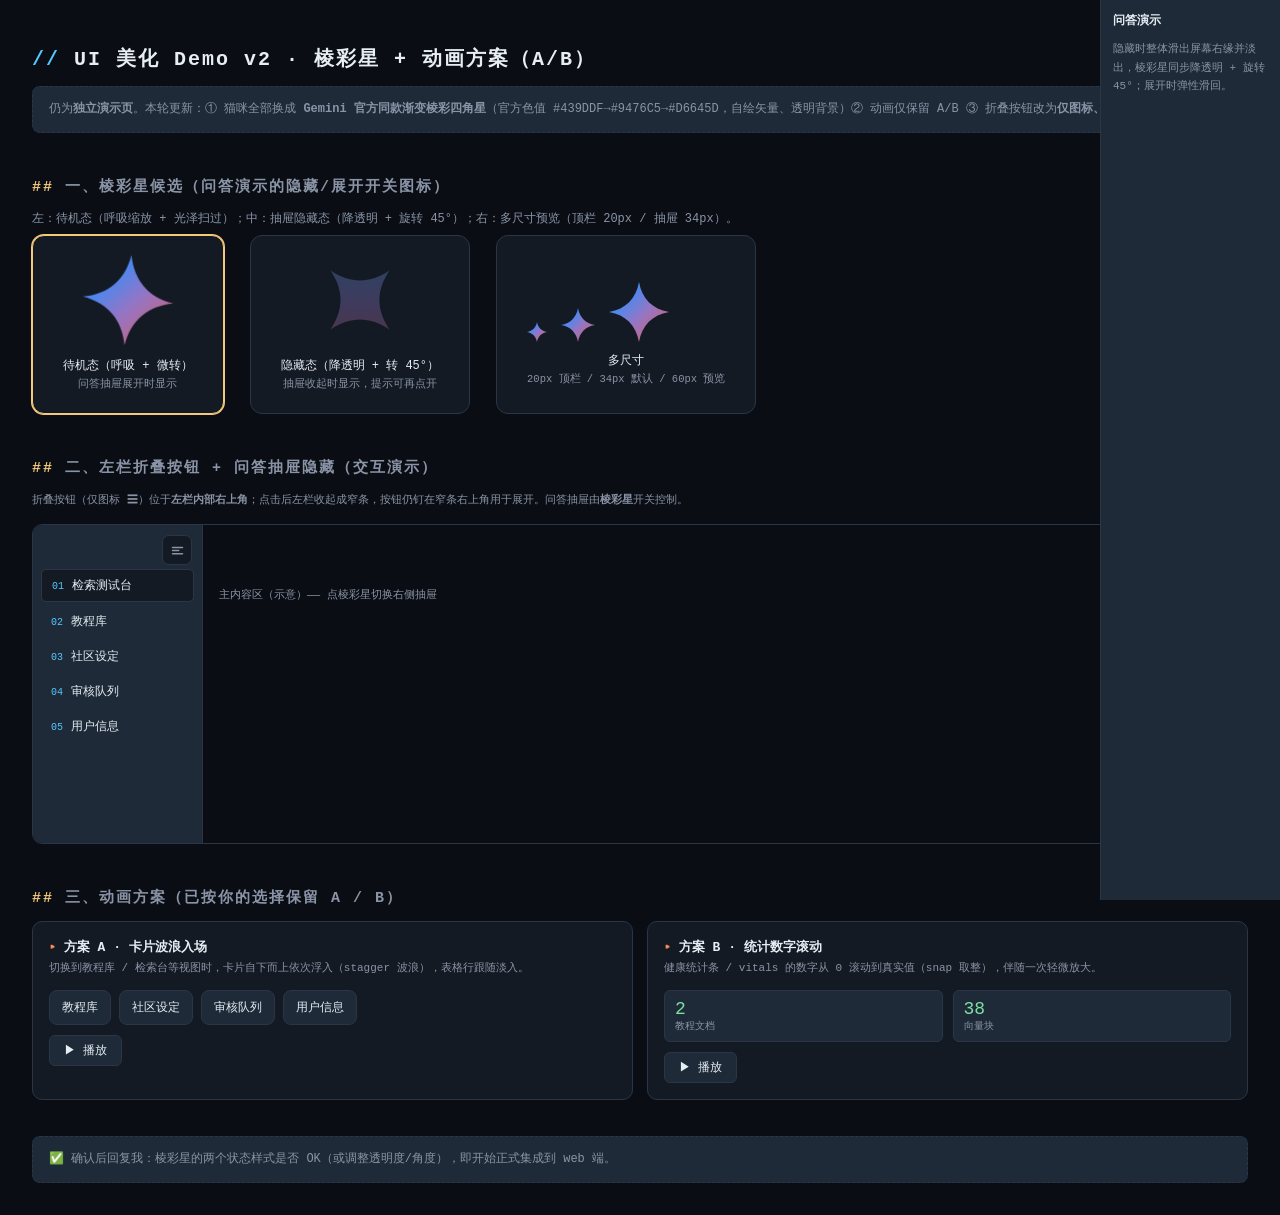
<file: demo/ui-demo.html>
<!DOCTYPE html>
<html lang="zh-CN">
<head>
<meta charset="UTF-8">
<meta name="viewport" content="width=device-width, initial-scale=1.0">
<title>UI 美化 Demo v2 · 棱彩星与动画方案</title>
<script src="gsap.min.js"></script>
<style>
  :root {
    --bg:#0A0E14; --panel:#131A24; --panel2:#1E2A38; --line:#2A3646;
    --text:#E6EDF3; --dim:#8A94A6; --vec:#57C7FF; --bm25:#FF8A5C; --rrf:#7EE0A3; --gold:#F5C97B;
  }
  * { box-sizing:border-box; }
  body { margin:0; background:var(--bg); color:var(--text); font-family:"Consolas","Microsoft YaHei",monospace; padding:32px; }
  h1 { font-size:20px; letter-spacing:2px; } h1::before { content:"// "; color:var(--vec); }
  h2 { font-size:15px; letter-spacing:2px; color:var(--dim); margin:44px 0 14px; } h2::before { content:"## "; color:var(--gold); }
  .sub { color:var(--dim); font-size:12px; margin-bottom:8px; }
  .note { background:var(--panel2); border:1px dashed var(--line); border-radius:8px; padding:12px 16px; font-size:12px; color:var(--dim); line-height:1.8; }
  .badge { display:inline-block; font-size:10px; border:1px solid var(--gold); color:var(--gold); border-radius:10px; padding:0 8px; margin-left:6px; }
  .btn { background:var(--panel2); border:1px solid var(--line); color:var(--text); border-radius:6px; padding:6px 14px; font-size:12px; cursor:pointer; font-family:inherit; }
  .btn:hover { border-color:var(--vec); color:var(--vec); }
  .hint { font-size:11px; color:var(--dim); margin:8px 0 14px; line-height:1.7; }

  /* 棱彩星 */
  .star-wrap { display:flex; gap:26px; flex-wrap:wrap; }
  .star-card { background:var(--panel); border:1px solid var(--line); border-radius:12px; padding:22px 30px; text-align:center; cursor:pointer; }
  .star-card.selected { border-color:var(--gold); box-shadow:0 0 0 1px var(--gold); }
  .star-card .name { font-size:12px; margin-top:10px; color:var(--text); }
  .star-card .desc { font-size:10.5px; color:var(--dim); margin-top:3px; }
  .gem { width:84px; height:84px; }

  /* 菜单折叠 demo */
  .mini-app { display:flex; border:1px solid var(--line); border-radius:10px; overflow:hidden; height:320px; background:var(--bg); }
  .mini-nav { width:170px; background:var(--panel2); border-right:1px solid var(--line); flex-shrink:0; overflow:hidden; }
  .nav-top { display:flex; justify-content:flex-end; padding:10px 10px 4px; }
  .icon-btn { width:30px; height:30px; border-radius:7px; background:var(--panel); border:1px solid var(--line); cursor:pointer; display:grid; place-items:center; color:var(--dim); }
  .icon-btn:hover { color:var(--vec); border-color:var(--vec); }
  .icon-btn svg { width:15px; height:15px; }
  .mini-item { padding:7px 10px; border-radius:5px; font-size:12px; margin:0 8px 4px; white-space:nowrap; }
  .mini-item.active { background:var(--panel); border:1px solid var(--line); }
  .mini-item .k { color:var(--vec); font-size:10px; margin-right:8px; }
  .mini-main { flex:1; padding:16px; position:relative; }
  .mini-drawer { position:absolute; right:0; top:0; bottom:0; width:180px; background:var(--panel2); border-left:1px solid var(--line); padding:12px; font-size:11px; color:var(--dim); }
  .gem-toggle { width:34px; height:34px; cursor:pointer; flex-shrink:0; }
  .hint2 { font-size:11px; color:var(--dim); margin-top:10px; }

  /* 动画 demo */
  .demo-row { display:flex; gap:14px; flex-wrap:wrap; }
  .demo-box { flex:1; min-width:280px; background:var(--panel); border:1px solid var(--line); border-radius:10px; padding:16px; }
  .demo-box h3 { font-size:13px; margin:0 0 4px; } h3::before { content:"▸ "; color:var(--bm25); }
  .demo-box p { font-size:11px; color:var(--dim); margin:4px 0 12px; line-height:1.6; }
  .stat { display:flex; gap:10px; margin:10px 0; }
  .stat .st { flex:1; background:var(--panel2); border:1px solid var(--line); border-radius:6px; padding:8px 10px; }
  .stat .v { font-size:18px; color:var(--rrf); } .stat .l { font-size:10px; color:var(--dim); }
  .bar-track { height:9px; background:var(--panel2); border-radius:4px; margin:6px 0 10px; overflow:hidden; }
  .bar-fill { height:100%; width:0; border-radius:4px; }
  .chips { display:flex; gap:8px; margin:10px 0; flex-wrap:wrap; }
  .chip { background:var(--panel2); border:1px solid var(--line); border-radius:8px; padding:8px 12px; font-size:12px; }
  .ok { color:var(--rrf); }
</style>
</head>
<body>

<h1>UI 美化 Demo v2 · 棱彩星 + 动画方案（A/B）</h1>
<div class="note">仍为<b>独立演示页</b>。本轮更新：① 猫咪全部换成 <b>Gemini 官方同款渐变棱彩四角星</b>（官方色值 #439DDF→#9476C5→#D6645D，自绘矢量、透明背景）② 动画仅保留 A/B ③ 折叠按钮改为<b>仅图标、置于左栏右上角</b>。</div>

<h2>一、棱彩星候选（问答演示的隐藏/展开开关图标）</h2>
<div class="sub">左：待机态（呼吸缩放 + 光泽扫过）；中：抽屉隐藏态（降透明 + 旋转 45°）；右：多尺寸预览（顶栏 20px / 抽屉 34px）。</div>
<div class="star-wrap">
  <div class="star-card selected">
    <svg class="gem" viewBox="0 0 100 100"><defs>
      <linearGradient id="g1" x1="0%" y1="0%" x2="100%" y2="100%">
        <stop offset="0%" stop-color="#439DDF"/><stop offset="30%" stop-color="#4F87ED"/>
        <stop offset="55%" stop-color="#9476C5"/><stop offset="78%" stop-color="#BC688E"/>
        <stop offset="100%" stop-color="#D6645D"/>
      </linearGradient></defs>
      <path fill="url(#g1)" d="M50 0 C55 28 72 45 100 50 C72 55 55 72 50 100 C45 72 28 55 0 50 C28 45 45 28 50 0 Z"/>
    </svg>
    <div class="name">待机态（呼吸 + 微转）</div>
    <div class="desc">问答抽屉展开时显示</div>
  </div>
  <div class="star-card">
    <svg class="gem" viewBox="0 0 100 100" style="opacity:.35; transform:rotate(45deg);"><defs>
      <linearGradient id="g2" x1="0%" y1="0%" x2="100%" y2="100%">
        <stop offset="0%" stop-color="#439DDF"/><stop offset="55%" stop-color="#9476C5"/>
        <stop offset="100%" stop-color="#D6645D"/></linearGradient></defs>
      <path fill="url(#g2)" d="M50 0 C55 28 72 45 100 50 C72 55 55 72 50 100 C45 72 28 55 0 50 C28 45 45 28 50 0 Z"/>
    </svg>
    <div class="name">隐藏态（降透明 + 转 45°）</div>
    <div class="desc">抽屉收起时显示，提示可再点开</div>
  </div>
  <div class="star-card">
    <div style="display:flex; gap:14px; align-items:flex-end; height:84px;">
      <svg class="gem" viewBox="0 0 100 100" style="width:20px;height:20px;"><path fill="url(#g1)" d="M50 0 C55 28 72 45 100 50 C72 55 55 72 50 100 C45 72 28 55 0 50 C28 45 45 28 50 0 Z"/></svg>
      <svg class="gem" viewBox="0 0 100 100" style="width:34px;height:34px;"><path fill="url(#g1)" d="M50 0 C55 28 72 45 100 50 C72 55 55 72 50 100 C45 72 28 55 0 50 C28 45 45 28 50 0 Z"/></svg>
      <svg class="gem" viewBox="0 0 100 100" style="width:60px;height:60px;"><path fill="url(#g1)" d="M50 0 C55 28 72 45 100 50 C72 55 55 72 50 100 C45 72 28 55 0 50 C28 45 45 28 50 0 Z"/></svg>
    </div>
    <div class="name">多尺寸</div>
    <div class="desc">20px 顶栏 / 34px 默认 / 60px 预览</div>
  </div>
</div>

<h2>二、左栏折叠按钮 + 问答抽屉隐藏（交互演示）</h2>
<div class="hint">折叠按钮（仅图标 ☰）位于<b>左栏内部右上角</b>；点击后左栏收起成窄条，按钮仍钉在窄条右上角用于展开。问答抽屉由<b>棱彩星</b>开关控制。</div>
<div class="mini-app" id="miniApp">
  <div class="mini-nav" id="miniNav">
    <div class="nav-top">
      <div class="icon-btn" id="navToggle" title="折叠/展开菜单">
        <svg viewBox="0 0 24 24" fill="none" stroke="currentColor" stroke-width="2.4" stroke-linecap="round">
          <line x1="4" y1="7" x2="20" y2="7"/><line x1="4" y1="12" x2="14" y2="12"/><line x1="4" y1="17" x2="20" y2="17"/>
        </svg>
      </div>
    </div>
    <div class="mini-item active"><span class="k">01</span>检索测试台</div>
    <div class="mini-item"><span class="k">02</span>教程库</div>
    <div class="mini-item"><span class="k">03</span>社区设定</div>
    <div class="mini-item"><span class="k">04</span>审核队列</div>
    <div class="mini-item"><span class="k">05</span>用户信息</div>
  </div>
  <div class="mini-main">
    <div style="display:flex; justify-content:flex-end; margin-bottom:12px;">
      <svg class="gem-toggle" id="gemToggle" viewBox="0 0 100 100"><path fill="url(#g1)" d="M50 0 C55 28 72 45 100 50 C72 55 55 72 50 100 C45 72 28 55 0 50 C28 45 45 28 50 0 Z"/></svg>
    </div>
    <div style="font-size:11px; color:var(--dim);">主内容区（示意）—— 点棱彩星切换右侧抽屉</div>
  </div>
  <div class="mini-drawer" id="miniDrawer">
    <b style="color:var(--text); font-size:12px;">问答演示</b>
    <p style="line-height:1.7;">隐藏时整体滑出屏幕右缘并淡出，棱彩星同步降透明 + 旋转 45°；展开时弹性滑回。</p>
  </div>
</div>

<h2>三、动画方案（已按你的选择保留 A / B）</h2>
<div class="demo-row">
  <div class="demo-box">
    <h3>方案 A · 卡片波浪入场</h3>
    <p>切换到教程库 / 检索台等视图时，卡片自下而上依次浮入（stagger 波浪），表格行跟随淡入。</p>
    <div class="chips" id="animA">
      <div class="chip">教程库</div><div class="chip">社区设定</div><div class="chip">审核队列</div><div class="chip">用户信息</div>
    </div>
    <button class="btn" onclick="playA()">▶ 播放</button>
  </div>
  <div class="demo-box">
    <h3>方案 B · 统计数字滚动</h3>
    <p>健康统计条 / vitals 的数字从 0 滚动到真实值（snap 取整），伴随一次轻微放大。</p>
    <div class="stat">
      <div class="st"><div class="v" id="n1">0</div><div class="l">教程文档</div></div>
      <div class="st"><div class="v" id="n2">0</div><div class="l">向量块</div></div>
    </div>
    <button class="btn" onclick="playB()">▶ 播放</button>
  </div>
</div>

<div class="note" style="margin-top:36px;">
  ✅ 确认后回复我：棱彩星的两个状态样式是否 OK（或调整透明度/角度），即开始正式集成到 web 端。
</div>

<script>
/* 棱彩星待机动画：呼吸缩放 + 缓慢微转 */
gsap.to(".star-card.selected .gem", { scale: 1.08, duration: 1.4, yoyo: true, repeat: -1,
  ease: "sine.inOut", transformOrigin: "center center" });
gsap.to(".star-card.selected .gem path", { rotation: 8, svgOrigin: "50 50", duration: 2.4,
  yoyo: true, repeat: -1, ease: "sine.inOut" });

/* ================= 折叠按钮（左栏右上角，仅图标） ================= */
let navOpen = true;
document.getElementById("navToggle").addEventListener("click", function () {
  navOpen = !navOpen;
  gsap.to("#miniNav", { width: navOpen ? 170 : 44, duration: .45, ease: "back.out(1.6)" });
  gsap.to("#miniNav .mini-item", { opacity: navOpen ? 1 : 0, x: navOpen ? 0 : -8, duration: .22 });
});

/* ================= 问答抽屉：棱彩星开关 ================= */
let drawerOpen = true;
const gemToggle = document.getElementById("gemToggle");
gemToggle.addEventListener("click", function () {
  drawerOpen = !drawerOpen;
  if (drawerOpen) {
    gsap.to(gemToggle, { opacity: 1, rotation: 0, scale: 1, duration: .5, ease: "back.out(1.6)" });
    gsap.to("#miniDrawer", { x: 0, opacity: 1, duration: .55, ease: "back.out(1.5)" });
  } else {
    gsap.to(gemToggle, { opacity: .35, rotation: 45, scale: .85, duration: .4, ease: "power2.in" });
    gsap.to("#miniDrawer", { x: 200, opacity: 0, duration: .45, ease: "power2.in" });
  }
});

/* ================= 动画方案 A / B ================= */
function playA() {
  gsap.fromTo("#animA .chip", { y: 26, opacity: 0, scale: .92 },
    { y: 0, opacity: 1, scale: 1, duration: .55, stagger: .12, ease: "back.out(1.7)" });
}
function playB() {
  const targets = [{ v: "#n1", end: 2 }, { v: "#n2", end: 38 }];
  targets.forEach(function (t) {
    const o = { n: 0 };
    gsap.to(o, { n: t.end, duration: 1.1, ease: "power2.out",
      onUpdate: function () { document.querySelector(t.v).textContent = Math.round(o.n); } });
    gsap.fromTo(t.v, { scale: .6 }, { scale: 1, duration: .5, ease: "back.out(2.5)", transformOrigin: "left center" });
  });
}
playA(); playB();
</script>
</body>
</html>
</file>
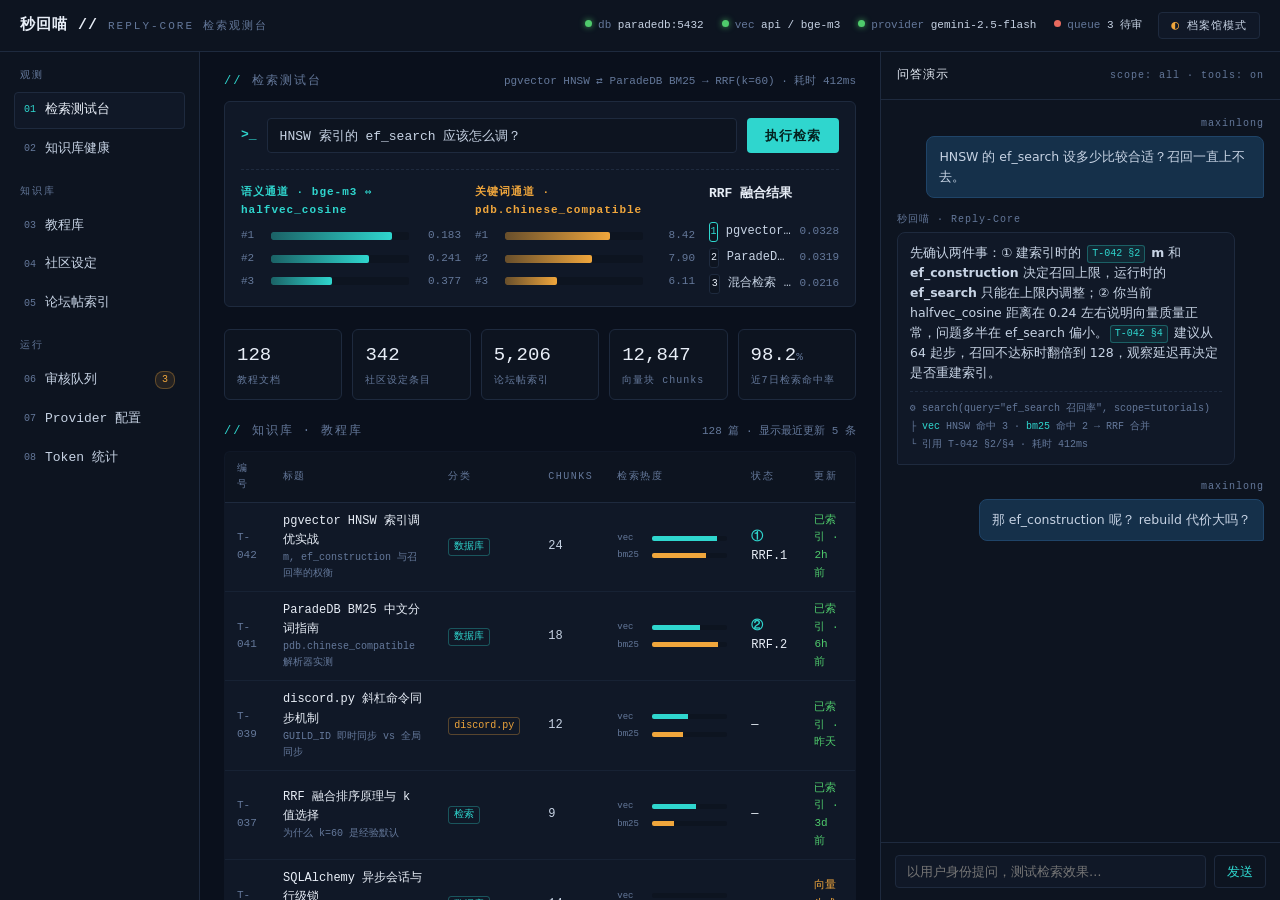
<file: design_demos/console.html>
<!DOCTYPE html>
<html lang="zh-CN">
<head>
<meta charset="UTF-8">
<meta name="viewport" content="width=device-width, initial-scale=1.0">
<title>秒回喵 // 检索观测台</title>
<style>
  /* ============================================================
     检索观测台 · 双主题
     主体：观测台（暗色仪器盘）；可切换档案馆（暖色纸感）。
     双通道语义色保持一致：vec=语义向量，bm25=关键词。
     暗色：青 / 琥珀；暖色：馆藏蓝 / 印章红。
     ============================================================ */
  :root {
    color-scheme: dark;
    --bg:      #0A101C;   /* 深海军黑 */
    --panel:   #101827;   /* 面板 */
    --panel-2: #0D1420;   /* 更深面板 */
    --line:    #1E2A3E;   /* 描边 */
    --text:    #C7D3E4;   /* 主文本 */
    --dim:     #64789A;   /* 弱文本 */
    --vec:     #2FD6CE;   /* 语义向量通道 · 青 */
    --bm25:    #F0A63C;   /* BM25 关键词通道 · 琥珀 */
    --rrf:     #E8EEF7;   /* 融合结果 · 白 */
    --ok:      #4FCB6C;
    --warn:    #E86A5E;
    --on-vec: #04211F;                       /* vec 实底按钮上的文字 */
    --selection: rgba(47,214,206,.25);
    --row-hover: rgba(47,214,206,.04);
    --line-row: rgba(30,42,62,.55);          /* 表格行分隔 */
    --vec-half: rgba(47,214,206,.4);         /* 通道条渐变起点 */
    --bm25-half: rgba(240,166,60,.4);
    --vec-dim-bg: rgba(47,214,206,.08);      /* 引用徽章底 */
    --vec-dim-border: rgba(47,214,206,.32);
    --bm25-dim-bg: rgba(240,166,60,.1);
    --bm25-dim-border: rgba(240,166,60,.32);
    --ok-dim-border: rgba(79,203,108,.4);
    --warn-dim-border: rgba(232,106,94,.4);
    --ok-glow: rgba(79,203,108,.8);          /* 状态灯辉光 */
    --user-bubble-bg: #15304A;               /* 问答抽屉用户气泡 */
    --user-bubble-border: #1F4468;
    --mono: "JetBrains Mono","Cascadia Code",Consolas,"Courier New",monospace;
    --sans: "PingFang SC","Microsoft YaHei",system-ui,sans-serif;
  }
  /* --- 暖色主题：档案馆（取自 Demo B 编目馆色板） --- */
  [data-theme="warm"] {
    color-scheme: light;
    --bg:      #F4F3EE;   /* 冷纸白 */
    --panel:   #FDFCF8;   /* 卡片白 */
    --panel-2: #F1EFE7;   /* 更深纸色 */
    --line:    #D9D5C8;   /* 纸纹描边 */
    --text:    #23312F;   /* 墨青 */
    --dim:     #7A8074;   /* 灰绿弱文本 */
    --vec:     #33608C;   /* 语义向量通道 · 馆藏蓝 */
    --bm25:    #B5432E;   /* BM25 关键词通道 · 印章红 */
    --rrf:     #1A2624;   /* 融合结果 · 深墨 */
    --ok:      #3E7A52;
    --warn:    #B5432E;
    --on-vec: #FDFCF8;
    --selection: rgba(51,96,140,.18);
    --row-hover: rgba(51,96,140,.05);
    --line-row: rgba(35,49,47,.16);
    --vec-half: rgba(51,96,140,.45);
    --bm25-half: rgba(181,67,46,.4);
    --vec-dim-bg: rgba(51,96,140,.08);
    --vec-dim-border: rgba(51,96,140,.38);
    --bm25-dim-bg: rgba(181,67,46,.08);
    --bm25-dim-border: rgba(181,67,46,.38);
    --ok-dim-border: rgba(62,122,82,.45);
    --warn-dim-border: rgba(181,67,46,.45);
    --ok-glow: rgba(62,122,82,.45);
    --user-bubble-bg: #EBF1F7;
    --user-bubble-border: #C7D7E6;
  }
  * { margin:0; padding:0; box-sizing:border-box; }
  /* 主题切换的平滑过渡（reduced-motion 下已全局禁用） */
  * { transition: background-color .25s ease, border-color .25s ease, color .25s ease; }
  body {
    background: var(--bg);
    color: var(--text);
    font-family: var(--mono);
    font-size: 13px;
    line-height: 1.6;
  }
  ::selection { background: var(--selection); }
  a { color: var(--vec); text-decoration: none; }
  button { font-family: inherit; cursor: pointer; }
  :focus-visible { outline: 2px solid var(--vec); outline-offset: 2px; }

  /* ---------- 整体骨架 ---------- */
  .app { display: grid; grid-template-columns: 200px 1fr 400px; grid-template-rows: 52px 1fr; height: 100vh; min-width: 1100px; }
  header { grid-column: 1 / 4; display:flex; align-items:center; justify-content:space-between; padding: 0 20px; border-bottom: 1px solid var(--line); background: var(--panel-2); }
  nav    { grid-row: 2; border-right: 1px solid var(--line); background: var(--panel-2); padding: 16px 0; }
  main   { grid-row: 2; overflow-y: auto; padding: 20px 24px; }
  aside  { grid-row: 2; border-left: 1px solid var(--line); background: var(--panel-2); display:flex; flex-direction:column; overflow:hidden; }

  /* ---------- 顶栏 ---------- */
  .brand { display:flex; align-items:baseline; gap:10px; }
  .brand b { font-size: 15px; letter-spacing: 1px; color: var(--rrf); }
  .brand span { font-size: 11px; color: var(--dim); letter-spacing: 2px; }
  .status { display:flex; gap:18px; font-size: 11px; color: var(--dim); }
  .status em { font-style: normal; }
  .dot { display:inline-block; width:7px; height:7px; border-radius:50%; margin-right:6px; vertical-align:1px; }
  .dot.ok { background: var(--ok); box-shadow: 0 0 6px var(--ok-glow); }
  .dot.warn { background: var(--warn); }
  .status em b { color: var(--text); font-weight: normal; }
  .head-right { display:flex; align-items:center; gap:16px; }
  .theme-toggle { display:flex; align-items:center; gap:7px; background:var(--panel); border:1px solid var(--line); color:var(--text); border-radius:4px; font-size:11px; letter-spacing:1px; padding:5px 12px; }
  .theme-toggle:hover { border-color:var(--vec); color:var(--vec); }
  .theme-toggle .ic { color:var(--bm25); font-size:13px; line-height:1; }

  /* ---------- 侧栏导航 ---------- */
  .nav-group { padding: 0 14px 14px; }
  .nav-label { font-size:10px; letter-spacing:2px; color:var(--dim); text-transform:uppercase; padding: 0 6px 8px; }
  .nav-item { display:flex; align-items:center; gap:9px; padding:7px 9px; border-radius:4px; color:var(--text); border:1px solid transparent; margin-bottom:2px; }
  .nav-item:hover { background: var(--panel); }
  .nav-item.active { background: var(--panel); border-color: var(--line); color: var(--rrf); }
  .nav-item .k { font-size:10px; color:var(--dim); }
  .nav-item.active .k { color: var(--vec); }
  .nav-badge { margin-left:auto; font-size:10px; background:var(--bm25-dim-bg); color:var(--bm25); padding:0 6px; border-radius:8px; border:1px solid var(--bm25-dim-border); }

  /* ---------- 通用 ---------- */
  .sec { margin-bottom: 22px; }
  .sec-head { display:flex; align-items:baseline; justify-content:space-between; margin-bottom: 10px; }
  .sec-title { font-size: 12px; letter-spacing: 2px; color: var(--dim); text-transform: uppercase; }
  .sec-title::before { content:"// "; color: var(--vec); }
  .sec-sub { font-size: 11px; color: var(--dim); }

  /* ---------- 检索测试台 ---------- */
  .console { background: var(--panel); border:1px solid var(--line); border-radius:6px; padding:16px; }
  .query-row { display:flex; gap:10px; }
  .query-row .prompt-mark { color: var(--vec); align-self:center; font-weight:bold; }
  .query-input { flex:1; background:var(--panel-2); border:1px solid var(--line); border-radius:4px; color:var(--text); font-family:inherit; font-size:13px; padding:9px 12px; }
  .query-input:focus { border-color: var(--vec); outline:none; }
  .btn-run { background:var(--vec); color:var(--on-vec); border:none; border-radius:4px; padding:0 18px; font-weight:bold; letter-spacing:1px; }
  .btn-run:hover { filter:brightness(1.1); }

  /* 双通道分数可视化 —— 签名元素 */
  .channels { display:grid; grid-template-columns: 1fr 1fr 130px; gap:14px; margin-top:16px; padding-top:14px; border-top:1px dashed var(--line); }
  .channel h4 { font-size:11px; letter-spacing:1px; margin-bottom:8px; }
  .channel.vec h4 { color: var(--vec); }
  .channel.bm25 h4 { color: var(--bm25); }
  .fusion h4 { color: var(--rrf); }
  .hits { display:flex; flex-direction:column; gap:5px; }
  .hit { display:flex; align-items:center; gap:8px; font-size:11px; }
  .hit .rank { width:22px; color:var(--dim); }
  .hit .bar-track { flex:1; height:8px; background:var(--panel-2); border-radius:2px; overflow:hidden; }
  .hit .bar { height:100%; border-radius:2px; }
  .channel.vec .bar { background:linear-gradient(90deg, var(--vec-half), var(--vec)); }
  .channel.bm25 .bar { background:linear-gradient(90deg, var(--bm25-half), var(--bm25)); }
  .hit .score { width:44px; text-align:right; color:var(--dim); }
  .fusion-body { display:flex; flex-direction:column; gap:6px; justify-content:center; height:100%; }
  .fusion-item { display:flex; align-items:center; gap:8px; font-size:12px; }
  .fusion-item .medal { width:20px; height:20px; border:1px solid var(--line); border-radius:3px; display:grid; place-items:center; font-size:10px; color:var(--rrf); background:var(--panel-2); }
  .fusion-item.top .medal { border-color:var(--vec); color:var(--vec); }
  .fusion-item .fname { color:var(--text); overflow:hidden; text-overflow:ellipsis; white-space:nowrap; }
  .fusion-item .fscore { margin-left:auto; color:var(--dim); font-size:11px; }

  /* ---------- 健康统计条 ---------- */
  .vitals { display:grid; grid-template-columns:repeat(5,1fr); gap:10px; margin-bottom:22px; }
  .vital { background:var(--panel-2); border:1px solid var(--line); border-radius:6px; padding:10px 12px; }
  .vital .v { font-size:19px; color:var(--rrf); }
  .vital .l { font-size:10px; color:var(--dim); letter-spacing:1px; margin-top:2px; }
  .vital .v small { font-size:11px; color:var(--dim); }

  /* ---------- 文档表 ---------- */
  table { width:100%; border-collapse:collapse; background:var(--panel); border:1px solid var(--line); border-radius:6px; overflow:hidden; }
  thead th { font-size:10px; letter-spacing:1.5px; text-transform:uppercase; color:var(--dim); text-align:left; padding:9px 12px; border-bottom:1px solid var(--line); background:var(--panel-2); font-weight:normal; }
  tbody td { padding:9px 12px; border-bottom:1px solid var(--line-row); font-size:12px; vertical-align:middle; }
  tbody tr:last-child td { border-bottom:none; }
  tbody tr:hover { background:var(--row-hover); }
  .doc-id { color:var(--dim); font-size:11px; }
  .doc-title { color:var(--rrf); }
  .doc-title small { display:block; color:var(--dim); font-size:10px; font-weight:normal; }
  .tag { display:inline-block; font-size:10px; color:var(--dim); border:1px solid var(--line); border-radius:3px; padding:0 5px; margin-right:4px; }
  .chip-db { color:var(--vec); border-color:var(--vec-dim-border); }
  .chip-bot { color:var(--bm25); border-color:var(--bm25-dim-border); }
  .dualbar { width:110px; }
  .dualbar .row { display:flex; align-items:center; gap:5px; }
  .dualbar .row + .row { margin-top:3px; }
  .dualbar .k { font-size:9px; width:30px; color:var(--dim); }
  .dualbar .t { flex:1; height:5px; background:var(--panel-2); border-radius:2px; overflow:hidden; }
  .dualbar .v-vec { height:100%; background:var(--vec); }
  .dualbar .v-bm25 { height:100%; background:var(--bm25); }
  .rrf-no { color:var(--rrf); font-size:12px; }
  .rrf-no b { color:var(--vec); }
  .state-ok { color:var(--ok); font-size:11px; }
  .state-pend { color:var(--bm25); font-size:11px; }

  /* ---------- 审核队列 ---------- */
  .review-grid { display:grid; grid-template-columns:repeat(3,1fr); gap:10px; }
  .review-card { background:var(--panel); border:1px solid var(--line); border-left:3px solid var(--bm25); border-radius:6px; padding:12px 14px; }
  .review-card h5 { font-size:12px; color:var(--rrf); margin-bottom:4px; font-weight:normal; }
  .review-card p { font-size:11px; color:var(--dim); margin-bottom:8px; }
  .review-meta { display:flex; justify-content:space-between; font-size:10px; color:var(--dim); margin-bottom:10px; }
  .review-acts { display:flex; gap:8px; }
  .btn { border-radius:4px; border:1px solid var(--line); background:var(--panel-2); color:var(--text); font-size:11px; padding:4px 12px; }
  .btn:hover { border-color:var(--dim); }
  .btn.ok { color:var(--ok); border-color:var(--ok-dim-border); }
  .btn.no { color:var(--warn); border-color:var(--warn-dim-border); }

  /* ---------- 右侧问答演示 ---------- */
  .aside-head { padding:14px 16px; border-bottom:1px solid var(--line); font-size:12px; letter-spacing:1px; color:var(--rrf); display:flex; justify-content:space-between; align-items:center; }
  .aside-head span { font-size:10px; color:var(--dim); letter-spacing:1px; }
  .chat { flex:1; overflow-y:auto; padding:16px; display:flex; flex-direction:column; gap:14px; }
  .msg { max-width: 92%; }
  .msg.user { align-self:flex-end; }
  .msg .who { font-size:10px; color:var(--dim); margin-bottom:4px; letter-spacing:1px; }
  .msg .bubble { border-radius:8px; padding:10px 12px; font-size:12.5px; }
  .msg.user .bubble { background:var(--user-bubble-bg); border:1px solid var(--user-bubble-border); border-bottom-right-radius:2px; font-family:var(--sans); }
  .msg.bot .bubble { background:var(--panel); border:1px solid var(--line); border-bottom-left-radius:2px; font-family:var(--sans); }
  .cite { display:inline-block; font-size:10px; font-family:var(--mono); color:var(--vec); background:var(--vec-dim-bg); border:1px solid var(--vec-dim-border); border-radius:3px; padding:0 4px; margin:0 2px; vertical-align:1px; }
  .cite.k { color:var(--bm25); background:var(--bm25-dim-bg); border-color:var(--bm25-dim-border); }
  .tool-trace { margin-top:8px; padding-top:8px; border-top:1px dashed var(--line); font-size:10px; color:var(--dim); font-family:var(--mono); line-height:1.8; }
  .tool-trace b { color:var(--vec); font-weight:normal; }
  .chat-input { border-top:1px solid var(--line); padding:12px 14px; display:flex; gap:8px; }
  .chat-input input { flex:1; background:var(--panel); border:1px solid var(--line); border-radius:4px; color:var(--text); font-family:var(--sans); font-size:12.5px; padding:8px 11px; }
  .chat-input input:focus { border-color:var(--vec); outline:none; }
  .chat-input button { background:transparent; border:1px solid var(--line); border-radius:4px; color:var(--vec); padding:0 12px; }

  @media (prefers-reduced-motion: reduce) { * { animation:none!important; transition:none!important; } }
</style>
<script>
  /* 防闪烁：在样式渲染前先恢复上次选择的主题 */
  try { if (localStorage.getItem('rc-theme') === 'warm') document.documentElement.dataset.theme = 'warm'; } catch (e) {}
</script>
</head>
<body>
<div class="app">

  <header>
    <div class="brand"><b>秒回喵 //</b><span>REPLY-CORE 检索观测台</span></div>
    <div class="head-right">
      <div class="status">
        <em><span class="dot ok"></span>db <b>paradedb:5432</b></em>
        <em><span class="dot ok"></span>vec <b>api / bge-m3</b></em>
        <em><span class="dot ok"></span>provider <b>gemini-2.5-flash</b></em>
        <em><span class="dot warn"></span>queue <b>3 待审</b></em>
      </div>
      <button id="themeToggle" class="theme-toggle" type="button" aria-pressed="false" title="切换暖色档案馆主题"><span class="ic">◐</span><span id="themeLabel">档案馆模式</span></button>
    </div>
  </header>

  <nav>
    <div class="nav-group">
      <div class="nav-label">观测</div>
      <div class="nav-item active"><span class="k">01</span> 检索测试台</div>
      <div class="nav-item"><span class="k">02</span> 知识库健康</div>
    </div>
    <div class="nav-group">
      <div class="nav-label">知识库</div>
      <div class="nav-item"><span class="k">03</span> 教程库</div>
      <div class="nav-item"><span class="k">04</span> 社区设定</div>
      <div class="nav-item"><span class="k">05</span> 论坛帖索引</div>
    </div>
    <div class="nav-group">
      <div class="nav-label">运行</div>
      <div class="nav-item"><span class="k">06</span> 审核队列 <span class="nav-badge">3</span></div>
      <div class="nav-item"><span class="k">07</span> Provider 配置</div>
      <div class="nav-item"><span class="k">08</span> Token 统计</div>
    </div>
  </nav>

  <main>
    <!-- 检索测试台：签名元素 = 双通道 → RRF 融合 -->
    <section class="sec">
      <div class="sec-head">
        <div class="sec-title">检索测试台</div>
        <div class="sec-sub">pgvector HNSW ⇄ ParadeDB BM25 → RRF(k=60) · 耗时 412ms</div>
      </div>
      <div class="console">
        <div class="query-row">
          <span class="prompt-mark">&gt;_</span>
          <input class="query-input" value="HNSW 索引的 ef_search 应该怎么调？">
          <button class="btn-run">执行检索</button>
        </div>
        <div class="channels">
          <div class="channel vec">
            <h4>语义通道 · bge-m3 ⇔ halfvec_cosine</h4>
            <div class="hits">
              <div class="hit"><span class="rank">#1</span><div class="bar-track"><div class="bar" style="width:88%"></div></div><span class="score">0.183</span></div>
              <div class="hit"><span class="rank">#2</span><div class="bar-track"><div class="bar" style="width:71%"></div></div><span class="score">0.241</span></div>
              <div class="hit"><span class="rank">#3</span><div class="bar-track"><div class="bar" style="width:44%"></div></div><span class="score">0.377</span></div>
            </div>
          </div>
          <div class="channel bm25">
            <h4>关键词通道 · pdb.chinese_compatible</h4>
            <div class="hits">
              <div class="hit"><span class="rank">#1</span><div class="bar-track"><div class="bar" style="width:76%"></div></div><span class="score">8.42</span></div>
              <div class="hit"><span class="rank">#2</span><div class="bar-track"><div class="bar" style="width:63%"></div></div><span class="score">7.90</span></div>
              <div class="hit"><span class="rank">#3</span><div class="bar-track"><div class="bar" style="width:38%"></div></div><span class="score">6.11</span></div>
            </div>
          </div>
          <div class="fusion">
            <h4>RRF 融合结果</h4>
            <div class="fusion-body">
              <div class="fusion-item top"><span class="medal">1</span><span class="fname">pgvector HNSW 索引调优实战</span><span class="fscore">0.0328</span></div>
              <div class="fusion-item"><span class="medal">2</span><span class="fname">ParadeDB BM25 中文分词</span><span class="fscore">0.0319</span></div>
              <div class="fusion-item"><span class="medal">3</span><span class="fname">混合检索 SQL 全解析</span><span class="fscore">0.0216</span></div>
            </div>
          </div>
        </div>
      </div>
    </section>

    <!-- 健康统计 -->
    <div class="vitals">
      <div class="vital"><div class="v">128</div><div class="l">教程文档</div></div>
      <div class="vital"><div class="v">342</div><div class="l">社区设定条目</div></div>
      <div class="vital"><div class="v">5,206</div><div class="l">论坛帖索引</div></div>
      <div class="vital"><div class="v">12,847</div><div class="l">向量块 chunks</div></div>
      <div class="vital"><div class="v">98.2<small>%</small></div><div class="l">近7日检索命中率</div></div>
    </div>

    <!-- 文档列表 -->
    <section class="sec">
      <div class="sec-head">
        <div class="sec-title">知识库 · 教程库</div>
        <div class="sec-sub">128 篇 · 显示最近更新 5 条</div>
      </div>
      <table>
        <thead>
          <tr><th>编号</th><th>标题</th><th>分类</th><th>chunks</th><th>检索热度</th><th>状态</th><th>更新</th></tr>
        </thead>
        <tbody>
          <tr>
            <td class="doc-id">T-042</td>
            <td class="doc-title">pgvector HNSW 索引调优实战<small>m, ef_construction 与召回率的权衡</small></td>
            <td><span class="tag chip-db">数据库</span></td>
            <td>24</td>
            <td><div class="dualbar">
              <div class="row"><span class="k">vec</span><div class="t"><div class="v-vec" style="width:86%"></div></div></div>
              <div class="row"><span class="k">bm25</span><div class="t"><div class="v-bm25" style="width:72%"></div></div></div>
            </div></td>
            <td><span class="rrf-no"><b>①</b> RRF.1</span></td>
            <td class="state-ok">已索引 · 2h 前</td>
          </tr>
          <tr>
            <td class="doc-id">T-041</td>
            <td class="doc-title">ParadeDB BM25 中文分词指南<small>pdb.chinese_compatible 解析器实测</small></td>
            <td><span class="tag chip-db">数据库</span></td>
            <td>18</td>
            <td><div class="dualbar">
              <div class="row"><span class="k">vec</span><div class="t"><div class="v-vec" style="width:64%"></div></div></div>
              <div class="row"><span class="k">bm25</span><div class="t"><div class="v-bm25" style="width:88%"></div></div></div>
            </div></td>
            <td><span class="rrf-no"><b>②</b> RRF.2</span></td>
            <td class="state-ok">已索引 · 6h 前</td>
          </tr>
          <tr>
            <td class="doc-id">T-039</td>
            <td class="doc-title">discord.py 斜杠命令同步机制<small>GUILD_ID 即时同步 vs 全局同步</small></td>
            <td><span class="tag chip-bot">discord.py</span></td>
            <td>12</td>
            <td><div class="dualbar">
              <div class="row"><span class="k">vec</span><div class="t"><div class="v-vec" style="width:47%"></div></div></div>
              <div class="row"><span class="k">bm25</span><div class="t"><div class="v-bm25" style="width:41%"></div></div></div>
            </div></td>
            <td><span class="rrf-no">—</span></td>
            <td class="state-ok">已索引 · 昨天</td>
          </tr>
          <tr>
            <td class="doc-id">T-037</td>
            <td class="doc-title">RRF 融合排序原理与 k 值选择<small>为什么 k=60 是经验默认</small></td>
            <td><span class="tag chip-db">检索</span></td>
            <td>9</td>
            <td><div class="dualbar">
              <div class="row"><span class="k">vec</span><div class="t"><div class="v-vec" style="width:58%"></div></div></div>
              <div class="row"><span class="k">bm25</span><div class="t"><div class="v-bm25" style="width:29%"></div></div></div>
            </div></td>
            <td><span class="rrf-no">—</span></td>
            <td class="state-ok">已索引 · 3d 前</td>
          </tr>
          <tr>
            <td class="doc-id">T-043</td>
            <td class="doc-title">SQLAlchemy 异步会话与行级锁<small>with_for_update 在记忆写入中的应用</small></td>
            <td><span class="tag chip-db">数据库</span></td>
            <td>14</td>
            <td><div class="dualbar">
              <div class="row"><span class="k">vec</span><div class="t"><div class="v-vec" style="width:0%"></div></div></div>
              <div class="row"><span class="k">bm25</span><div class="t"><div class="v-bm25" style="width:0%"></div></div></div>
            </div></td>
            <td><span class="rrf-no">—</span></td>
            <td><span class="state-pend">向量生成中…</span></td>
            </tr>
        </tbody>
      </table>
    </section>

    <!-- 审核队列 -->
    <section class="sec">
      <div class="sec-head">
        <div class="sec-title">审核队列 · community_settings.pending_entries</div>
        <div class="sec-sub">公开投票中 · 管理员可直接批准</div>
      </div>
      <div class="review-grid">
        <div class="review-card">
          <h5>新增设定：向量检索问答规范</h5>
          <p>提案人 maxinlong · 提交于 14:20</p>
          <div class="review-meta"><span>投票 3 赞 / 1 反</span><span>距截止 6h</span></div>
          <div class="review-acts"><button class="btn ok">批准收录</button><button class="btn no">驳回</button><button class="btn">查看</button></div>
        </div>
        <div class="review-card">
          <h5>修订：秒回喵性格设定 v3 → v4</h5>
          <p>提案人 kaede · 提交于 12:05</p>
          <div class="review-meta"><span>投票 5 赞 / 0 反</span><span>距截止 9h</span></div>
          <div class="review-acts"><button class="btn ok">批准收录</button><button class="btn no">驳回</button><button class="btn">查看</button></div>
        </div>
        <div class="review-card">
          <h5>新增设定：Bot 冷却策略说明</h5>
          <p>提案人 yuki · 提交于 09:47</p>
          <div class="review-meta"><span>投票 1 赞 / 2 反</span><span>距截止 2h</span></div>
          <div class="review-acts"><button class="btn ok">批准收录</button><button class="btn no">驳回</button><button class="btn">查看</button></div>
        </div>
      </div>
    </section>
  </main>

  <!-- 问答演示抽屉 -->
  <aside>
    <div class="aside-head">问答演示 <span>scope: all · tools: on</span></div>
    <div class="chat">
      <div class="msg user">
        <div class="who" style="text-align:right">maxinlong</div>
        <div class="bubble">HNSW 的 ef_search 设多少比较合适？召回一直上不去。</div>
      </div>
      <div class="msg bot">
        <div class="who">秒回喵 · Reply-Core</div>
        <div class="bubble">
          先确认两件事：① 建索引时的 <span class="cite">T-042 §2</span> <b>m</b> 和 <b>ef_construction</b> 决定召回上限，运行时的 <b>ef_search</b> 只能在上限内调整；② 你当前 halfvec_cosine 距离在 0.24 左右说明向量质量正常，问题多半在 ef_search 偏小。<span class="cite">T-042 §4</span> 建议从 64 起步，召回不达标时翻倍到 128，观察延迟再决定是否重建索引。
          <div class="tool-trace">
            ⚙ search(query="ef_search 召回率", scope=tutorials)<br>
            ├ <b>vec</b> HNSW 命中 3 · <b>bm25</b> 命中 2 → RRF 合并<br>
            └ 引用 T-042 §2/§4 · 耗时 412ms
          </div>
        </div>
      </div>
      <div class="msg user">
        <div class="who" style="text-align:right">maxinlong</div>
        <div class="bubble">那 ef_construction 呢？ rebuild 代价大吗？</div>
      </div>
    </div>
    <div class="chat-input">
      <input placeholder="以用户身份提问，测试检索效果…">
      <button>发送</button>
    </div>
  </aside>
</div>
<script>
  /* 主题切换：观测台（暗）⇄ 档案馆（暖），localStorage 持久化 */
  (function () {
    var root = document.documentElement;
    var btn = document.getElementById('themeToggle');
    var label = document.getElementById('themeLabel');
    function target() { return root.dataset.theme === 'warm' ? 'dark' : 'warm'; }
    function paint(t) {
      label.textContent = t === 'warm' ? '观测台模式' : '档案馆模式';
      btn.setAttribute('aria-pressed', t === 'warm' ? 'true' : 'false');
      btn.title = t === 'warm' ? '切回暗色观测台主题' : '切换暖色档案馆主题';
    }
    btn.addEventListener('click', function () {
      var t = target();
      root.dataset.theme = t;
      try { localStorage.setItem('rc-theme', t); } catch (e) {}
      paint(t);
    });
    paint(root.dataset.theme === 'warm' ? 'warm' : 'dark');
  })();
</script>
</body>
</html>
</file>
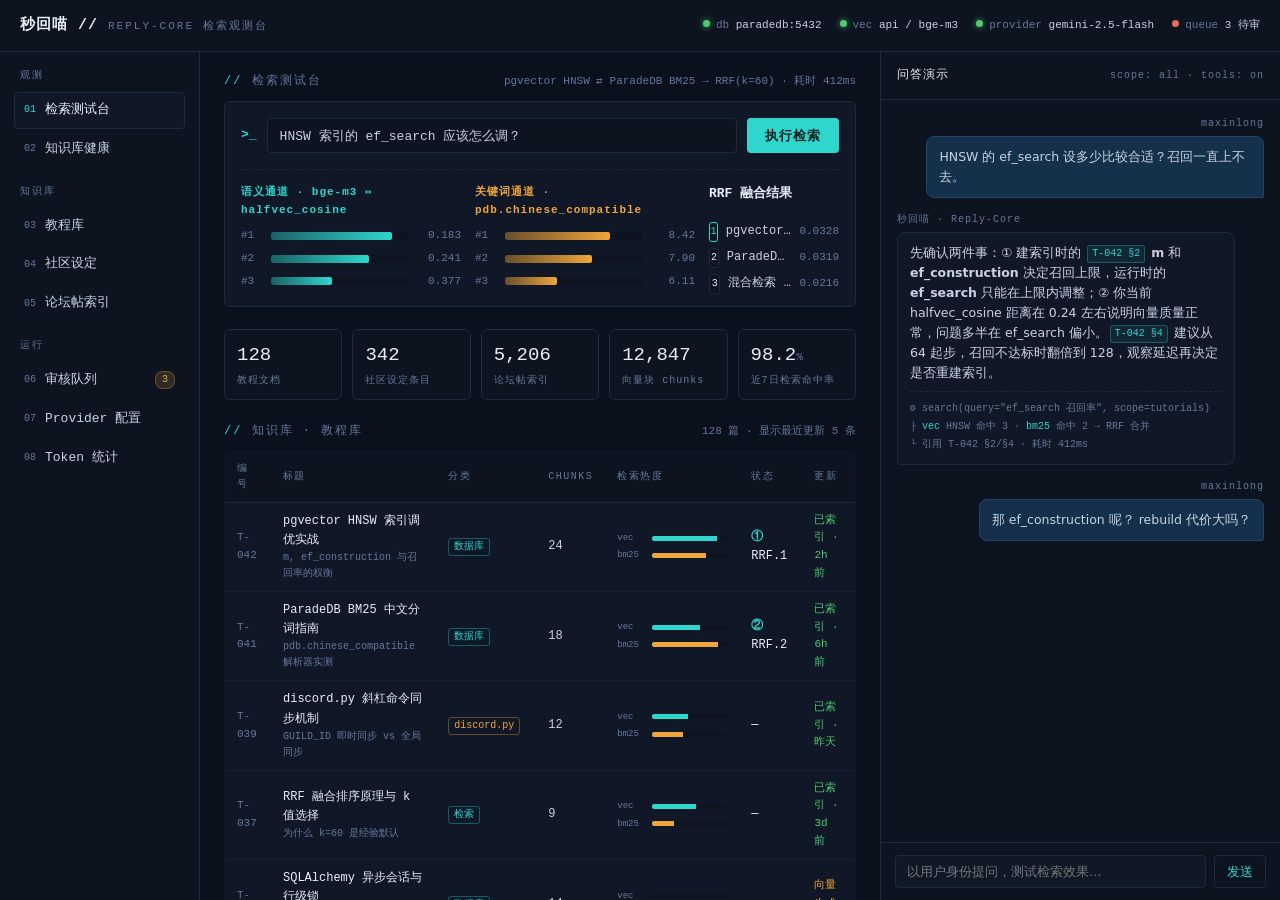
<file: design_demos/demo_a_retrieval_console.html>
<!DOCTYPE html>
<html lang="zh-CN">
<head>
<meta charset="UTF-8">
<meta name="viewport" content="width=device-width, initial-scale=1.0">
<title>秒回喵 // 检索观测台 — Demo A</title>
<style>
  /* ============================================================
     Demo A · 检索观测台
     隐喻：混合检索仪器。两条检索通道（语义/关键词）是配色与
     数据可视化的结构主线，RRF 融合分数直接画在界面上。
     ============================================================ */
  :root {
    --bg:      #0A101C;   /* 深海军黑 */
    --panel:   #101827;   /* 面板 */
    --panel-2: #0D1420;   /* 更深面板 */
    --line:    #1E2A3E;   /* 描边 */
    --text:    #C7D3E4;   /* 主文本 */
    --dim:     #64789A;   /* 弱文本 */
    --vec:     #2FD6CE;   /* 语义向量通道 · 青 */
    --bm25:    #F0A63C;   /* BM25 关键词通道 · 琥珀 */
    --rrf:     #E8EEF7;   /* 融合结果 · 白 */
    --ok:      #4FCB6C;
    --warn:    #E86A5E;
    --mono: "JetBrains Mono","Cascadia Code",Consolas,"Courier New",monospace;
    --sans: "PingFang SC","Microsoft YaHei",system-ui,sans-serif;
  }
  * { margin:0; padding:0; box-sizing:border-box; }
  html { color-scheme: dark; }
  body {
    background: var(--bg);
    color: var(--text);
    font-family: var(--mono);
    font-size: 13px;
    line-height: 1.6;
  }
  ::selection { background: rgba(47,214,206,.25); }
  a { color: var(--vec); text-decoration: none; }
  button { font-family: inherit; cursor: pointer; }
  :focus-visible { outline: 2px solid var(--vec); outline-offset: 2px; }

  /* ---------- 整体骨架 ---------- */
  .app { display: grid; grid-template-columns: 200px 1fr 400px; grid-template-rows: 52px 1fr; height: 100vh; min-width: 1100px; }
  header { grid-column: 1 / 4; display:flex; align-items:center; justify-content:space-between; padding: 0 20px; border-bottom: 1px solid var(--line); background: var(--panel-2); }
  nav    { grid-row: 2; border-right: 1px solid var(--line); background: var(--panel-2); padding: 16px 0; }
  main   { grid-row: 2; overflow-y: auto; padding: 20px 24px; }
  aside  { grid-row: 2; border-left: 1px solid var(--line); background: var(--panel-2); display:flex; flex-direction:column; overflow:hidden; }

  /* ---------- 顶栏 ---------- */
  .brand { display:flex; align-items:baseline; gap:10px; }
  .brand b { font-size: 15px; letter-spacing: 1px; color: var(--rrf); }
  .brand span { font-size: 11px; color: var(--dim); letter-spacing: 2px; }
  .status { display:flex; gap:18px; font-size: 11px; color: var(--dim); }
  .status em { font-style: normal; }
  .dot { display:inline-block; width:7px; height:7px; border-radius:50%; margin-right:6px; vertical-align:1px; }
  .dot.ok { background: var(--ok); box-shadow: 0 0 6px rgba(79,203,108,.8); }
  .dot.warn { background: var(--warn); }
  .status em b { color: var(--text); font-weight: normal; }

  /* ---------- 侧栏导航 ---------- */
  .nav-group { padding: 0 14px 14px; }
  .nav-label { font-size:10px; letter-spacing:2px; color:var(--dim); text-transform:uppercase; padding: 0 6px 8px; }
  .nav-item { display:flex; align-items:center; gap:9px; padding:7px 9px; border-radius:4px; color:var(--text); border:1px solid transparent; margin-bottom:2px; }
  .nav-item:hover { background: var(--panel); }
  .nav-item.active { background: var(--panel); border-color: var(--line); color: var(--rrf); }
  .nav-item .k { font-size:10px; color:var(--dim); }
  .nav-item.active .k { color: var(--vec); }
  .nav-badge { margin-left:auto; font-size:10px; background:rgba(240,166,60,.15); color:var(--bm25); padding:0 6px; border-radius:8px; border:1px solid rgba(240,166,60,.3); }

  /* ---------- 通用 ---------- */
  .sec { margin-bottom: 22px; }
  .sec-head { display:flex; align-items:baseline; justify-content:space-between; margin-bottom: 10px; }
  .sec-title { font-size: 12px; letter-spacing: 2px; color: var(--dim); text-transform: uppercase; }
  .sec-title::before { content:"// "; color: var(--vec); }
  .sec-sub { font-size: 11px; color: var(--dim); }

  /* ---------- 检索测试台 ---------- */
  .console { background: var(--panel); border:1px solid var(--line); border-radius:6px; padding:16px; }
  .query-row { display:flex; gap:10px; }
  .query-row .prompt-mark { color: var(--vec); align-self:center; font-weight:bold; }
  .query-input { flex:1; background:var(--panel-2); border:1px solid var(--line); border-radius:4px; color:var(--text); font-family:inherit; font-size:13px; padding:9px 12px; }
  .query-input:focus { border-color: var(--vec); outline:none; }
  .btn-run { background:var(--vec); color:#04211F; border:none; border-radius:4px; padding:0 18px; font-weight:bold; letter-spacing:1px; }
  .btn-run:hover { filter:brightness(1.1); }

  /* 双通道分数可视化 —— 签名元素 */
  .channels { display:grid; grid-template-columns: 1fr 1fr 130px; gap:14px; margin-top:16px; padding-top:14px; border-top:1px dashed var(--line); }
  .channel h4 { font-size:11px; letter-spacing:1px; margin-bottom:8px; }
  .channel.vec h4 { color: var(--vec); }
  .channel.bm25 h4 { color: var(--bm25); }
  .fusion h4 { color: var(--rrf); }
  .hits { display:flex; flex-direction:column; gap:5px; }
  .hit { display:flex; align-items:center; gap:8px; font-size:11px; }
  .hit .rank { width:22px; color:var(--dim); }
  .hit .bar-track { flex:1; height:8px; background:var(--panel-2); border-radius:2px; overflow:hidden; }
  .hit .bar { height:100%; border-radius:2px; }
  .channel.vec .bar { background:linear-gradient(90deg, rgba(47,214,206,.4), var(--vec)); }
  .channel.bm25 .bar { background:linear-gradient(90deg, rgba(240,166,60,.4), var(--bm25)); }
  .hit .score { width:44px; text-align:right; color:var(--dim); }
  .fusion-body { display:flex; flex-direction:column; gap:6px; justify-content:center; height:100%; }
  .fusion-item { display:flex; align-items:center; gap:8px; font-size:12px; }
  .fusion-item .medal { width:20px; height:20px; border:1px solid var(--line); border-radius:3px; display:grid; place-items:center; font-size:10px; color:var(--rrf); background:var(--panel-2); }
  .fusion-item.top .medal { border-color:var(--vec); color:var(--vec); }
  .fusion-item .fname { color:var(--text); overflow:hidden; text-overflow:ellipsis; white-space:nowrap; }
  .fusion-item .fscore { margin-left:auto; color:var(--dim); font-size:11px; }

  /* ---------- 健康统计条 ---------- */
  .vitals { display:grid; grid-template-columns:repeat(5,1fr); gap:10px; margin-bottom:22px; }
  .vital { background:var(--panel-2); border:1px solid var(--line); border-radius:6px; padding:10px 12px; }
  .vital .v { font-size:19px; color:var(--rrf); }
  .vital .l { font-size:10px; color:var(--dim); letter-spacing:1px; margin-top:2px; }
  .vital .v small { font-size:11px; color:var(--dim); }

  /* ---------- 文档表 ---------- */
  table { width:100%; border-collapse:collapse; background:var(--panel); border:1px solid var(--line); border-radius:6px; overflow:hidden; }
  thead th { font-size:10px; letter-spacing:1.5px; text-transform:uppercase; color:var(--dim); text-align:left; padding:9px 12px; border-bottom:1px solid var(--line); background:var(--panel-2); font-weight:normal; }
  tbody td { padding:9px 12px; border-bottom:1px solid rgba(30,42,62,.55); font-size:12px; vertical-align:middle; }
  tbody tr:last-child td { border-bottom:none; }
  tbody tr:hover { background:rgba(47,214,206,.04); }
  .doc-id { color:var(--dim); font-size:11px; }
  .doc-title { color:var(--rrf); }
  .doc-title small { display:block; color:var(--dim); font-size:10px; font-weight:normal; }
  .tag { display:inline-block; font-size:10px; color:var(--dim); border:1px solid var(--line); border-radius:3px; padding:0 5px; margin-right:4px; }
  .chip-db { color:var(--vec); border-color:rgba(47,214,206,.35); }
  .chip-bot { color:var(--bm25); border-color:rgba(240,166,60,.35); }
  .dualbar { width:110px; }
  .dualbar .row { display:flex; align-items:center; gap:5px; }
  .dualbar .row + .row { margin-top:3px; }
  .dualbar .k { font-size:9px; width:30px; color:var(--dim); }
  .dualbar .t { flex:1; height:5px; background:var(--panel-2); border-radius:2px; overflow:hidden; }
  .dualbar .v-vec { height:100%; background:var(--vec); }
  .dualbar .v-bm25 { height:100%; background:var(--bm25); }
  .rrf-no { color:var(--rrf); font-size:12px; }
  .rrf-no b { color:var(--vec); }
  .state-ok { color:var(--ok); font-size:11px; }
  .state-pend { color:var(--bm25); font-size:11px; }

  /* ---------- 审核队列 ---------- */
  .review-grid { display:grid; grid-template-columns:repeat(3,1fr); gap:10px; }
  .review-card { background:var(--panel); border:1px solid var(--line); border-left:3px solid var(--bm25); border-radius:6px; padding:12px 14px; }
  .review-card h5 { font-size:12px; color:var(--rrf); margin-bottom:4px; font-weight:normal; }
  .review-card p { font-size:11px; color:var(--dim); margin-bottom:8px; }
  .review-meta { display:flex; justify-content:space-between; font-size:10px; color:var(--dim); margin-bottom:10px; }
  .review-acts { display:flex; gap:8px; }
  .btn { border-radius:4px; border:1px solid var(--line); background:var(--panel-2); color:var(--text); font-size:11px; padding:4px 12px; }
  .btn:hover { border-color:var(--dim); }
  .btn.ok { color:var(--ok); border-color:rgba(79,203,108,.4); }
  .btn.no { color:var(--warn); border-color:rgba(232,106,94,.4); }

  /* ---------- 右侧问答演示 ---------- */
  .aside-head { padding:14px 16px; border-bottom:1px solid var(--line); font-size:12px; letter-spacing:1px; color:var(--rrf); display:flex; justify-content:space-between; align-items:center; }
  .aside-head span { font-size:10px; color:var(--dim); letter-spacing:1px; }
  .chat { flex:1; overflow-y:auto; padding:16px; display:flex; flex-direction:column; gap:14px; }
  .msg { max-width: 92%; }
  .msg.user { align-self:flex-end; }
  .msg .who { font-size:10px; color:var(--dim); margin-bottom:4px; letter-spacing:1px; }
  .msg .bubble { border-radius:8px; padding:10px 12px; font-size:12.5px; }
  .msg.user .bubble { background:#15304A; border:1px solid #1F4468; border-bottom-right-radius:2px; font-family:var(--sans); }
  .msg.bot .bubble { background:var(--panel); border:1px solid var(--line); border-bottom-left-radius:2px; font-family:var(--sans); }
  .cite { display:inline-block; font-size:10px; font-family:var(--mono); color:var(--vec); background:rgba(47,214,206,.08); border:1px solid rgba(47,214,206,.3); border-radius:3px; padding:0 4px; margin:0 2px; vertical-align:1px; }
  .cite.k { color:var(--bm25); background:rgba(240,166,60,.08); border-color:rgba(240,166,60,.3); }
  .tool-trace { margin-top:8px; padding-top:8px; border-top:1px dashed var(--line); font-size:10px; color:var(--dim); font-family:var(--mono); line-height:1.8; }
  .tool-trace b { color:var(--vec); font-weight:normal; }
  .chat-input { border-top:1px solid var(--line); padding:12px 14px; display:flex; gap:8px; }
  .chat-input input { flex:1; background:var(--panel); border:1px solid var(--line); border-radius:4px; color:var(--text); font-family:var(--sans); font-size:12.5px; padding:8px 11px; }
  .chat-input input:focus { border-color:var(--vec); outline:none; }
  .chat-input button { background:transparent; border:1px solid var(--line); border-radius:4px; color:var(--vec); padding:0 12px; }

  @media (prefers-reduced-motion: reduce) { * { animation:none!important; transition:none!important; } }
</style>
</head>
<body>
<div class="app">

  <header>
    <div class="brand"><b>秒回喵 //</b><span>REPLY-CORE 检索观测台</span></div>
    <div class="status">
      <em><span class="dot ok"></span>db <b>paradedb:5432</b></em>
      <em><span class="dot ok"></span>vec <b>api / bge-m3</b></em>
      <em><span class="dot ok"></span>provider <b>gemini-2.5-flash</b></em>
      <em><span class="dot warn"></span>queue <b>3 待审</b></em>
    </div>
  </header>

  <nav>
    <div class="nav-group">
      <div class="nav-label">观测</div>
      <div class="nav-item active"><span class="k">01</span> 检索测试台</div>
      <div class="nav-item"><span class="k">02</span> 知识库健康</div>
    </div>
    <div class="nav-group">
      <div class="nav-label">知识库</div>
      <div class="nav-item"><span class="k">03</span> 教程库</div>
      <div class="nav-item"><span class="k">04</span> 社区设定</div>
      <div class="nav-item"><span class="k">05</span> 论坛帖索引</div>
    </div>
    <div class="nav-group">
      <div class="nav-label">运行</div>
      <div class="nav-item"><span class="k">06</span> 审核队列 <span class="nav-badge">3</span></div>
      <div class="nav-item"><span class="k">07</span> Provider 配置</div>
      <div class="nav-item"><span class="k">08</span> Token 统计</div>
    </div>
  </nav>

  <main>
    <!-- 检索测试台：签名元素 = 双通道 → RRF 融合 -->
    <section class="sec">
      <div class="sec-head">
        <div class="sec-title">检索测试台</div>
        <div class="sec-sub">pgvector HNSW ⇄ ParadeDB BM25 → RRF(k=60) · 耗时 412ms</div>
      </div>
      <div class="console">
        <div class="query-row">
          <span class="prompt-mark">&gt;_</span>
          <input class="query-input" value="HNSW 索引的 ef_search 应该怎么调？">
          <button class="btn-run">执行检索</button>
        </div>
        <div class="channels">
          <div class="channel vec">
            <h4>语义通道 · bge-m3 ⇔ halfvec_cosine</h4>
            <div class="hits">
              <div class="hit"><span class="rank">#1</span><div class="bar-track"><div class="bar" style="width:88%"></div></div><span class="score">0.183</span></div>
              <div class="hit"><span class="rank">#2</span><div class="bar-track"><div class="bar" style="width:71%"></div></div><span class="score">0.241</span></div>
              <div class="hit"><span class="rank">#3</span><div class="bar-track"><div class="bar" style="width:44%"></div></div><span class="score">0.377</span></div>
            </div>
          </div>
          <div class="channel bm25">
            <h4>关键词通道 · pdb.chinese_compatible</h4>
            <div class="hits">
              <div class="hit"><span class="rank">#1</span><div class="bar-track"><div class="bar" style="width:76%"></div></div><span class="score">8.42</span></div>
              <div class="hit"><span class="rank">#2</span><div class="bar-track"><div class="bar" style="width:63%"></div></div><span class="score">7.90</span></div>
              <div class="hit"><span class="rank">#3</span><div class="bar-track"><div class="bar" style="width:38%"></div></div><span class="score">6.11</span></div>
            </div>
          </div>
          <div class="fusion">
            <h4>RRF 融合结果</h4>
            <div class="fusion-body">
              <div class="fusion-item top"><span class="medal">1</span><span class="fname">pgvector HNSW 索引调优实战</span><span class="fscore">0.0328</span></div>
              <div class="fusion-item"><span class="medal">2</span><span class="fname">ParadeDB BM25 中文分词</span><span class="fscore">0.0319</span></div>
              <div class="fusion-item"><span class="medal">3</span><span class="fname">混合检索 SQL 全解析</span><span class="fscore">0.0216</span></div>
            </div>
          </div>
        </div>
      </div>
    </section>

    <!-- 健康统计 -->
    <div class="vitals">
      <div class="vital"><div class="v">128</div><div class="l">教程文档</div></div>
      <div class="vital"><div class="v">342</div><div class="l">社区设定条目</div></div>
      <div class="vital"><div class="v">5,206</div><div class="l">论坛帖索引</div></div>
      <div class="vital"><div class="v">12,847</div><div class="l">向量块 chunks</div></div>
      <div class="vital"><div class="v">98.2<small>%</small></div><div class="l">近7日检索命中率</div></div>
    </div>

    <!-- 文档列表 -->
    <section class="sec">
      <div class="sec-head">
        <div class="sec-title">知识库 · 教程库</div>
        <div class="sec-sub">128 篇 · 显示最近更新 5 条</div>
      </div>
      <table>
        <thead>
          <tr><th>编号</th><th>标题</th><th>分类</th><th>chunks</th><th>检索热度</th><th>状态</th><th>更新</th></tr>
        </thead>
        <tbody>
          <tr>
            <td class="doc-id">T-042</td>
            <td class="doc-title">pgvector HNSW 索引调优实战<small>m, ef_construction 与召回率的权衡</small></td>
            <td><span class="tag chip-db">数据库</span></td>
            <td>24</td>
            <td><div class="dualbar">
              <div class="row"><span class="k">vec</span><div class="t"><div class="v-vec" style="width:86%"></div></div></div>
              <div class="row"><span class="k">bm25</span><div class="t"><div class="v-bm25" style="width:72%"></div></div></div>
            </div></td>
            <td><span class="rrf-no"><b>①</b> RRF.1</span></td>
            <td class="state-ok">已索引 · 2h 前</td>
          </tr>
          <tr>
            <td class="doc-id">T-041</td>
            <td class="doc-title">ParadeDB BM25 中文分词指南<small>pdb.chinese_compatible 解析器实测</small></td>
            <td><span class="tag chip-db">数据库</span></td>
            <td>18</td>
            <td><div class="dualbar">
              <div class="row"><span class="k">vec</span><div class="t"><div class="v-vec" style="width:64%"></div></div></div>
              <div class="row"><span class="k">bm25</span><div class="t"><div class="v-bm25" style="width:88%"></div></div></div>
            </div></td>
            <td><span class="rrf-no"><b>②</b> RRF.2</span></td>
            <td class="state-ok">已索引 · 6h 前</td>
          </tr>
          <tr>
            <td class="doc-id">T-039</td>
            <td class="doc-title">discord.py 斜杠命令同步机制<small>GUILD_ID 即时同步 vs 全局同步</small></td>
            <td><span class="tag chip-bot">discord.py</span></td>
            <td>12</td>
            <td><div class="dualbar">
              <div class="row"><span class="k">vec</span><div class="t"><div class="v-vec" style="width:47%"></div></div></div>
              <div class="row"><span class="k">bm25</span><div class="t"><div class="v-bm25" style="width:41%"></div></div></div>
            </div></td>
            <td><span class="rrf-no">—</span></td>
            <td class="state-ok">已索引 · 昨天</td>
          </tr>
          <tr>
            <td class="doc-id">T-037</td>
            <td class="doc-title">RRF 融合排序原理与 k 值选择<small>为什么 k=60 是经验默认</small></td>
            <td><span class="tag chip-db">检索</span></td>
            <td>9</td>
            <td><div class="dualbar">
              <div class="row"><span class="k">vec</span><div class="t"><div class="v-vec" style="width:58%"></div></div></div>
              <div class="row"><span class="k">bm25</span><div class="t"><div class="v-bm25" style="width:29%"></div></div></div>
            </div></td>
            <td><span class="rrf-no">—</span></td>
            <td class="state-ok">已索引 · 3d 前</td>
          </tr>
          <tr>
            <td class="doc-id">T-043</td>
            <td class="doc-title">SQLAlchemy 异步会话与行级锁<small>with_for_update 在记忆写入中的应用</small></td>
            <td><span class="tag chip-db">数据库</span></td>
            <td>14</td>
            <td><div class="dualbar">
              <div class="row"><span class="k">vec</span><div class="t"><div class="v-vec" style="width:0%"></div></div></div>
              <div class="row"><span class="k">bm25</span><div class="t"><div class="v-bm25" style="width:0%"></div></div></div>
            </div></td>
            <td><span class="rrf-no">—</span></td>
            <td><span class="state-pend">向量生成中…</span></td>
            </tr>
        </tbody>
      </table>
    </section>

    <!-- 审核队列 -->
    <section class="sec">
      <div class="sec-head">
        <div class="sec-title">审核队列 · community_settings.pending_entries</div>
        <div class="sec-sub">公开投票中 · 管理员可直接批准</div>
      </div>
      <div class="review-grid">
        <div class="review-card">
          <h5>新增设定：向量检索问答规范</h5>
          <p>提案人 maxinlong · 提交于 14:20</p>
          <div class="review-meta"><span>投票 3 赞 / 1 反</span><span>距截止 6h</span></div>
          <div class="review-acts"><button class="btn ok">批准收录</button><button class="btn no">驳回</button><button class="btn">查看</button></div>
        </div>
        <div class="review-card">
          <h5>修订：秒回喵性格设定 v3 → v4</h5>
          <p>提案人 kaede · 提交于 12:05</p>
          <div class="review-meta"><span>投票 5 赞 / 0 反</span><span>距截止 9h</span></div>
          <div class="review-acts"><button class="btn ok">批准收录</button><button class="btn no">驳回</button><button class="btn">查看</button></div>
        </div>
        <div class="review-card">
          <h5>新增设定：Bot 冷却策略说明</h5>
          <p>提案人 yuki · 提交于 09:47</p>
          <div class="review-meta"><span>投票 1 赞 / 2 反</span><span>距截止 2h</span></div>
          <div class="review-acts"><button class="btn ok">批准收录</button><button class="btn no">驳回</button><button class="btn">查看</button></div>
        </div>
      </div>
    </section>
  </main>

  <!-- 问答演示抽屉 -->
  <aside>
    <div class="aside-head">问答演示 <span>scope: all · tools: on</span></div>
    <div class="chat">
      <div class="msg user">
        <div class="who" style="text-align:right">maxinlong</div>
        <div class="bubble">HNSW 的 ef_search 设多少比较合适？召回一直上不去。</div>
      </div>
      <div class="msg bot">
        <div class="who">秒回喵 · Reply-Core</div>
        <div class="bubble">
          先确认两件事：① 建索引时的 <span class="cite">T-042 §2</span> <b>m</b> 和 <b>ef_construction</b> 决定召回上限，运行时的 <b>ef_search</b> 只能在上限内调整；② 你当前 halfvec_cosine 距离在 0.24 左右说明向量质量正常，问题多半在 ef_search 偏小。<span class="cite">T-042 §4</span> 建议从 64 起步，召回不达标时翻倍到 128，观察延迟再决定是否重建索引。
          <div class="tool-trace">
            ⚙ search(query="ef_search 召回率", scope=tutorials)<br>
            ├ <b>vec</b> HNSW 命中 3 · <b>bm25</b> 命中 2 → RRF 合并<br>
            └ 引用 T-042 §2/§4 · 耗时 412ms
          </div>
        </div>
      </div>
      <div class="msg user">
        <div class="who" style="text-align:right">maxinlong</div>
        <div class="bubble">那 ef_construction 呢？ rebuild 代价大吗？</div>
      </div>
    </div>
    <div class="chat-input">
      <input placeholder="以用户身份提问，测试检索效果…">
      <button>发送</button>
    </div>
  </aside>
</div>
</body>
</html>
</file>
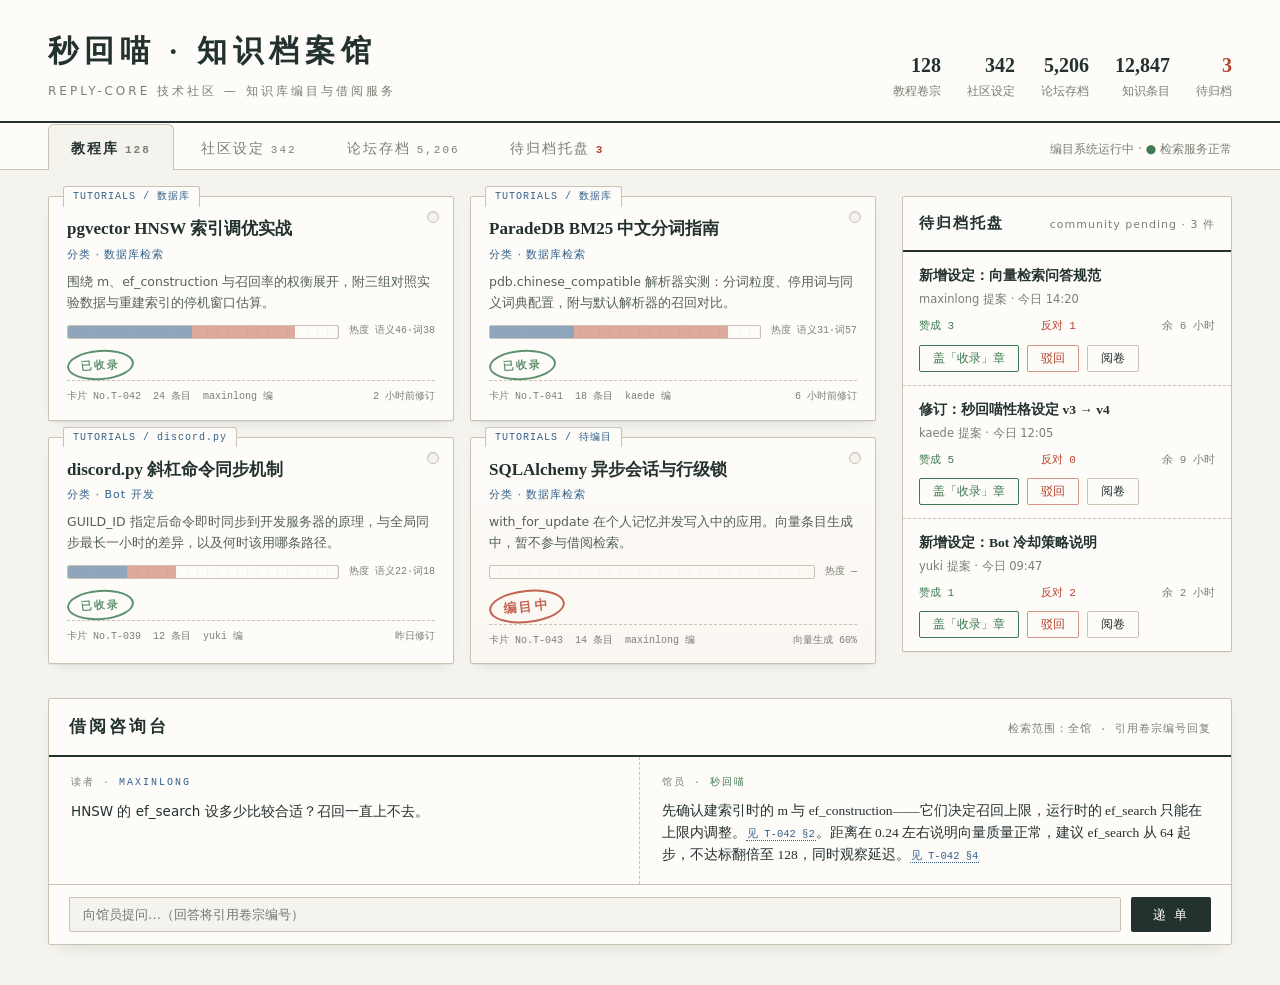
<file: design_demos/demo_b_archive.html>
<!DOCTYPE html>
<html lang="zh-CN">
<head>
<meta charset="UTF-8">
<meta name="viewport" content="width=device-width, initial-scale=1.0">
<title>秒回喵 · 知识档案馆 — Demo B</title>
<style>
  /* ============================================================
     Demo B · 档案编目馆
     隐喻：知识库 = 档案馆。文档是编目索引卡，审核队列是
     待归档托盘，审核状态以馆藏印章呈现。
     ============================================================ */
  :root {
    --paper:   #F4F3EE;   /* 冷纸白 */
    --card:    #FDFCF8;   /* 卡片 */
    --ink:     #23312F;   /* 墨青 */
    --dim:     #7A8074;   /* 灰绿弱文本 */
    --line:    #DAD6C9;   /* 纸纹描边 */
    --line-2:  #C8C3B2;
    --blue:    #33608C;   /* 馆藏蓝 */
    --blue-bg: #EBF1F7;
    --stamp-red:    #B5432E;  /* 待审印章 */
    --stamp-green:  #3E7A52;  /* 收录印章 */
    --serif: "Noto Serif SC","Source Han Serif SC","SimSun",Georgia,serif;
    --sans:  "PingFang SC","Microsoft YaHei","Segoe UI",system-ui,sans-serif;
    --mono:  "Courier New",Consolas,monospace;
  }
  * { margin:0; padding:0; box-sizing:border-box; }
  body { background:var(--paper); color:var(--ink); font-family:var(--sans); font-size:14px; line-height:1.65; }
  ::selection { background:rgba(51,96,140,.18); }
  button { font-family:inherit; cursor:pointer; }
  :focus-visible { outline:2px solid var(--blue); outline-offset:2px; }

  .app { min-height:100vh; display:flex; flex-direction:column; }

  /* ---------- 馆额横幅 ---------- */
  .masthead { background:var(--card); border-bottom:2px solid var(--ink); }
  .mast-inner { max-width:1240px; margin:0 auto; padding:26px 28px 20px; display:flex; align-items:flex-end; justify-content:space-between; gap:20px; flex-wrap:wrap; }
  .mast-title { font-family:var(--serif); font-size:30px; letter-spacing:6px; font-weight:700; }
  .mast-title small { display:block; font-size:12px; letter-spacing:3px; color:var(--dim); font-weight:normal; margin-top:6px; font-family:var(--sans); }
  .mast-cat { display:flex; gap:26px; font-size:12px; color:var(--dim); text-align:right; }
  .mast-cat b { display:block; font-size:20px; color:var(--ink); font-family:var(--serif); font-weight:700; }

  /* ---------- 编目台导航 ---------- */
  .desk { background:var(--card); border-bottom:1px solid var(--line-2); }
  .desk-inner { max-width:1240px; margin:0 auto; padding:0 28px; display:flex; gap:4px; align-items:flex-end; }
  .tab { font-family:var(--serif); font-size:14px; letter-spacing:2px; padding:12px 22px 10px; color:var(--dim); border:1px solid transparent; border-bottom:none; border-radius:6px 6px 0 0; position:relative; top:1px; }
  .tab:hover { color:var(--ink); }
  .tab.on { background:var(--paper); border-color:var(--line-2); color:var(--ink); font-weight:700; }
  .tab .cnt { font-family:var(--mono); font-size:11px; color:var(--dim); margin-left:6px; }
  .tab.pend .cnt { color:var(--stamp-red); font-weight:bold; }
  .desk-right { margin-left:auto; padding:10px 0; font-size:12px; color:var(--dim); }
  .desk-right b { color:var(--stamp-green); font-weight:normal; }

  /* ---------- 主体 ---------- */
  .body { max-width:1240px; width:100%; margin:0 auto; padding:26px 28px 34px; display:grid; grid-template-columns: 1fr 330px; gap:26px; align-items:start; flex:1; }
  .shelf { min-width:0; }

  /* ---------- 索引卡（签名造型）---------- */
  .cards { display:grid; grid-template-columns:repeat(2,1fr); gap:16px; }
  .icard { background:var(--card); border:1px solid var(--line-2); border-radius:2px; box-shadow:0 1px 0 rgba(35,49,47,.06), 0 6px 14px -10px rgba(35,49,47,.25); padding:18px 18px 14px; position:relative; }
  /* 卡片顶耳 tab */
  .icard::before { content:attr(data-tab); position:absolute; top:-11px; left:14px; background:var(--card); border:1px solid var(--line-2); border-bottom:none; border-radius:3px 3px 0 0; font-family:var(--mono); font-size:10px; letter-spacing:1px; color:var(--blue); padding:2px 9px 1px; }
  /* 打卡孔 */
  .icard::after { content:""; position:absolute; top:14px; right:14px; width:10px; height:10px; border:1px solid var(--line-2); border-radius:50%; background:var(--paper); box-shadow:inset 0 1px 1px rgba(35,49,47,.12); }
  .icard h4 { font-family:var(--serif); font-size:17px; font-weight:700; margin:2px 26px 4px 0; line-height:1.45; }
  .icard .cat { font-size:11px; color:var(--blue); letter-spacing:1px; margin-bottom:8px; }
  .icard .abs { font-size:12.5px; color:#55605B; margin-bottom:10px; }
  .cardno { font-family:var(--mono); font-size:10px; color:var(--dim); border-top:1px dashed var(--line-2); padding-top:8px; display:flex; justify-content:space-between; align-items:center; }
  .cardno .meta { display:flex; gap:12px; }
  .stampline { display:flex; align-items:center; gap:10px; margin-top:10px; }

  /* 双通道热度：馆藏式「借阅热度」刻度 */
  .gauge { flex:1; height:14px; border:1px solid var(--line-2); border-radius:2px; display:flex; overflow:hidden; background:
    repeating-linear-gradient(90deg, transparent 0 9px, var(--paper) 9px 10px); }
  .gauge i { display:block; height:100%; }
  .gauge .gv { background:rgba(51,96,140,.55); }
  .gauge .gb { background:rgba(181,67,46,.45); }
  .gauge-cap { font-size:10px; color:var(--dim); font-family:var(--mono); white-space:nowrap; }

  /* ---------- 印章（签名元素）---------- */
  .stamp { font-family:var(--serif); font-size:13px; font-weight:700; letter-spacing:3px; border:2px solid; border-radius:50%; padding:4px 12px; transform:rotate(-6deg); display:inline-block; }
  .stamp.red    { color:var(--stamp-red); border-color:var(--stamp-red); opacity:.82; }
  .stamp.green  { color:var(--stamp-green); border-color:var(--stamp-green); opacity:.82; transform:rotate(-4deg); font-size:11px; letter-spacing:2px; }

  /* ---------- 待归档托盘（右栏）---------- */
  .tray { background:var(--card); border:1px solid var(--line-2); border-radius:2px; box-shadow:0 1px 0 rgba(35,49,47,.06); }
  .tray-head { font-family:var(--serif); font-size:15px; font-weight:700; letter-spacing:2px; padding:14px 16px; border-bottom:2px solid var(--ink); display:flex; justify-content:space-between; align-items:baseline; }
  .tray-head small { font-family:var(--sans); font-weight:normal; font-size:11px; color:var(--dim); letter-spacing:1px; }
  .tray-item { padding:13px 16px; border-bottom:1px dashed var(--line-2); position:relative; }
  .tray-item:last-child { border-bottom:none; }
  .tray-item h5 { font-family:var(--serif); font-size:13.5px; font-weight:700; margin-bottom:3px; }
  .tray-item p { font-size:11.5px; color:var(--dim); margin-bottom:8px; }
  .tray-votes { font-family:var(--mono); font-size:11px; color:var(--dim); display:flex; justify-content:space-between; margin-bottom:9px; }
  .tray-votes .yes { color:var(--stamp-green); } .tray-votes .no { color:var(--stamp-red); }
  .tray-acts { display:flex; gap:8px; }
  .abtn { font-size:12px; padding:4px 13px; border-radius:2px; border:1px solid var(--line-2); background:var(--card); color:var(--ink); }
  .abtn:hover { border-color:var(--ink); }
  .abtn.ok { color:var(--stamp-green); border-color:var(--stamp-green); }
  .abtn.no { color:var(--stamp-red); border-color:rgba(181,67,46,.55); }

  /* ---------- 咨询台（问答演示）---------- */
  .counter { max-width:1240px; width:100%; margin:0 auto; padding:0 28px 40px; }
  .counter-box { background:var(--card); border:1px solid var(--line-2); border-radius:2px; box-shadow:0 6px 18px -12px rgba(35,49,47,.3); }
  .counter-head { display:flex; align-items:baseline; justify-content:space-between; padding:14px 20px; border-bottom:2px solid var(--ink); }
  .counter-head h3 { font-family:var(--serif); font-size:17px; font-weight:700; letter-spacing:3px; }
  .counter-head span { font-size:11px; color:var(--dim); letter-spacing:1px; font-family:var(--mono); }
  .counter-body { display:grid; grid-template-columns:1fr 1fr; }
  .q,.a { padding:18px 22px; }
  .q { border-right:1px dashed var(--line-2); }
  .role { font-family:var(--mono); font-size:10px; letter-spacing:2px; color:var(--dim); margin-bottom:8px; text-transform:uppercase; }
  .q .role b { color:var(--blue); font-weight:normal; }
  .a .role b { color:var(--stamp-green); font-weight:normal; }
  .q p, .a p { font-size:13.5px; }
  .a p { font-family:var(--serif); }
  .ref { font-family:var(--mono); font-size:10.5px; color:var(--blue); border-bottom:1px dotted var(--blue); padding:0 1px; white-space:nowrap; }
  .counter-foot { border-top:1px solid var(--line-2); padding:12px 20px; display:flex; gap:10px; }
  .counter-foot input { flex:1; border:1px solid var(--line-2); background:var(--paper); border-radius:2px; font-family:var(--sans); font-size:13px; padding:9px 13px; color:var(--ink); }
  .counter-foot input:focus { border-color:var(--blue); outline:none; }
  .counter-foot button { background:var(--ink); color:var(--card); border:none; border-radius:2px; font-size:13px; letter-spacing:2px; padding:0 22px; }
  .counter-foot button:hover { background:#31453F; }

  @media (prefers-reduced-motion: reduce) { * { animation:none!important; transition:none!important; } }
</style>
</head>
<body>
<div class="app">

  <!-- 馆额 -->
  <div class="masthead">
    <div class="mast-inner">
      <div class="mast-title">秒回喵 · 知识档案馆
        <small>REPLY-CORE 技术社区 — 知识库编目与借阅服务</small>
      </div>
      <div class="mast-cat">
        <div><b>128</b>教程卷宗</div>
        <div><b>342</b>社区设定</div>
        <div><b>5,206</b>论坛存档</div>
        <div><b>12,847</b>知识条目</div>
        <div><b style="color:var(--stamp-red)">3</b>待归档</div>
      </div>
    </div>
  </div>

  <!-- 编目台 -->
  <div class="desk">
    <div class="desk-inner">
      <div class="tab on">教程库<span class="cnt">128</span></div>
      <div class="tab">社区设定<span class="cnt">342</span></div>
      <div class="tab">论坛存档<span class="cnt">5,206</span></div>
      <div class="tab pend">待归档托盘<span class="cnt">3</span></div>
      <div class="desk-right">编目系统运行中 · <b>●</b> 检索服务正常</div>
    </div>
  </div>

  <div class="body">
    <!-- 书架：索引卡网格 -->
    <div class="shelf">
      <div class="cards">

        <article class="icard" data-tab="TUTORIALS / 数据库">
          <h4>pgvector HNSW 索引调优实战</h4>
          <div class="cat">分类 · 数据库检索</div>
          <p class="abs">围绕 m、ef_construction 与召回率的权衡展开，附三组对照实验数据与重建索引的停机窗口估算。</p>
          <div class="stampline">
            <div class="gauge"><i class="gv" style="width:46%"></i><i class="gb" style="width:38%"></i></div>
            <span class="gauge-cap">热度 语义46·词38</span>
          </div>
          <div class="stampline"><span class="stamp green">已收录</span></div>
          <div class="cardno"><div class="meta"><span>卡片 No.T-042</span><span>24 条目</span><span>maxinlong 编</span></div><span>2 小时前修订</span></div>
        </article>

        <article class="icard" data-tab="TUTORIALS / 数据库">
          <h4>ParadeDB BM25 中文分词指南</h4>
          <div class="cat">分类 · 数据库检索</div>
          <p class="abs">pdb.chinese_compatible 解析器实测：分词粒度、停用词与同义词典配置，附与默认解析器的召回对比。</p>
          <div class="stampline">
            <div class="gauge"><i class="gv" style="width:31%"></i><i class="gb" style="width:57%"></i></div>
            <span class="gauge-cap">热度 语义31·词57</span>
          </div>
          <div class="stampline"><span class="stamp green">已收录</span></div>
          <div class="cardno"><div class="meta"><span>卡片 No.T-041</span><span>18 条目</span><span>kaede 编</span></div><span>6 小时前修订</span></div>
        </article>

        <article class="icard" data-tab="TUTORIALS / discord.py">
          <h4>discord.py 斜杠命令同步机制</h4>
          <div class="cat">分类 · Bot 开发</div>
          <p class="abs">GUILD_ID 指定后命令即时同步到开发服务器的原理，与全局同步最长一小时的差异，以及何时该用哪条路径。</p>
          <div class="stampline">
            <div class="gauge"><i class="gv" style="width:22%"></i><i class="gb" style="width:18%"></i></div>
            <span class="gauge-cap">热度 语义22·词18</span>
          </div>
          <div class="stampline"><span class="stamp green">已收录</span></div>
          <div class="cardno"><div class="meta"><span>卡片 No.T-039</span><span>12 条目</span><span>yuki 编</span></div><span>昨日修订</span></div>
        </article>

        <article class="icard" data-tab="TUTORIALS / 待编目" style="background:linear-gradient(180deg,#FDFCF8 0%,#FBF6F2 100%);">
          <h4>SQLAlchemy 异步会话与行级锁</h4>
          <div class="cat">分类 · 数据库检索</div>
          <p class="abs">with_for_update 在个人记忆并发写入中的应用。向量条目生成中，暂不参与借阅检索。</p>
          <div class="stampline">
            <div class="gauge"><i class="gv" style="width:0%"></i><i class="gb" style="width:0%"></i></div>
            <span class="gauge-cap">热度 —</span>
          </div>
          <div class="stampline"><span class="stamp red">编目中</span></div>
          <div class="cardno"><div class="meta"><span>卡片 No.T-043</span><span>14 条目</span><span>maxinlong 编</span></div><span>向量生成 60%</span></div>
        </article>

      </div>
    </div>

    <!-- 待归档托盘 -->
    <aside class="tray">
      <div class="tray-head">待归档托盘 <small>community pending · 3 件</small></div>

      <div class="tray-item">
        <h5>新增设定：向量检索问答规范</h5>
        <p>maxinlong 提案 · 今日 14:20</p>
        <div class="tray-votes"><span class="yes">赞成 3</span><span class="no">反对 1</span><span>余 6 小时</span></div>
        <div class="tray-acts"><button class="abtn ok">盖「收录」章</button><button class="abtn no">驳回</button><button class="abtn">阅卷</button></div>
      </div>

      <div class="tray-item">
        <h5>修订：秒回喵性格设定 v3 → v4</h5>
        <p>kaede 提案 · 今日 12:05</p>
        <div class="tray-votes"><span class="yes">赞成 5</span><span class="no">反对 0</span><span>余 9 小时</span></div>
        <div class="tray-acts"><button class="abtn ok">盖「收录」章</button><button class="abtn no">驳回</button><button class="abtn">阅卷</button></div>
      </div>

      <div class="tray-item">
        <h5>新增设定：Bot 冷却策略说明</h5>
        <p>yuki 提案 · 今日 09:47</p>
        <div class="tray-votes"><span class="yes">赞成 1</span><span class="no">反对 2</span><span>余 2 小时</span></div>
        <div class="tray-acts"><button class="abtn ok">盖「收录」章</button><button class="abtn no">驳回</button><button class="abtn">阅卷</button></div>
      </div>
    </aside>
  </div>

  <!-- 咨询台：问答演示 -->
  <div class="counter">
    <div class="counter-box">
      <div class="counter-head">
        <h3>借阅咨询台</h3>
        <span>检索范围：全馆 · 引用卷宗编号回复</span>
      </div>
      <div class="counter-body">
        <div class="q">
          <div class="role">读者 · <b>maxinlong</b></div>
          <p>HNSW 的 ef_search 设多少比较合适？召回一直上不去。</p>
        </div>
        <div class="a">
          <div class="role">馆员 · <b>秒回喵</b></div>
          <p>先确认建索引时的 m 与 ef_construction——它们决定召回上限，运行时的 ef_search 只能在上限内调整。<span class="ref">见 T-042 §2</span>。距离在 0.24 左右说明向量质量正常，建议 ef_search 从 64 起步，不达标翻倍至 128，同时观察延迟。<span class="ref">见 T-042 §4</span></p>
        </div>
      </div>
      <div class="counter-foot">
        <input placeholder="向馆员提问…（回答将引用卷宗编号）">
        <button>递 单</button>
      </div>
    </div>
  </div>

</div>
</body>
</html>
</file>
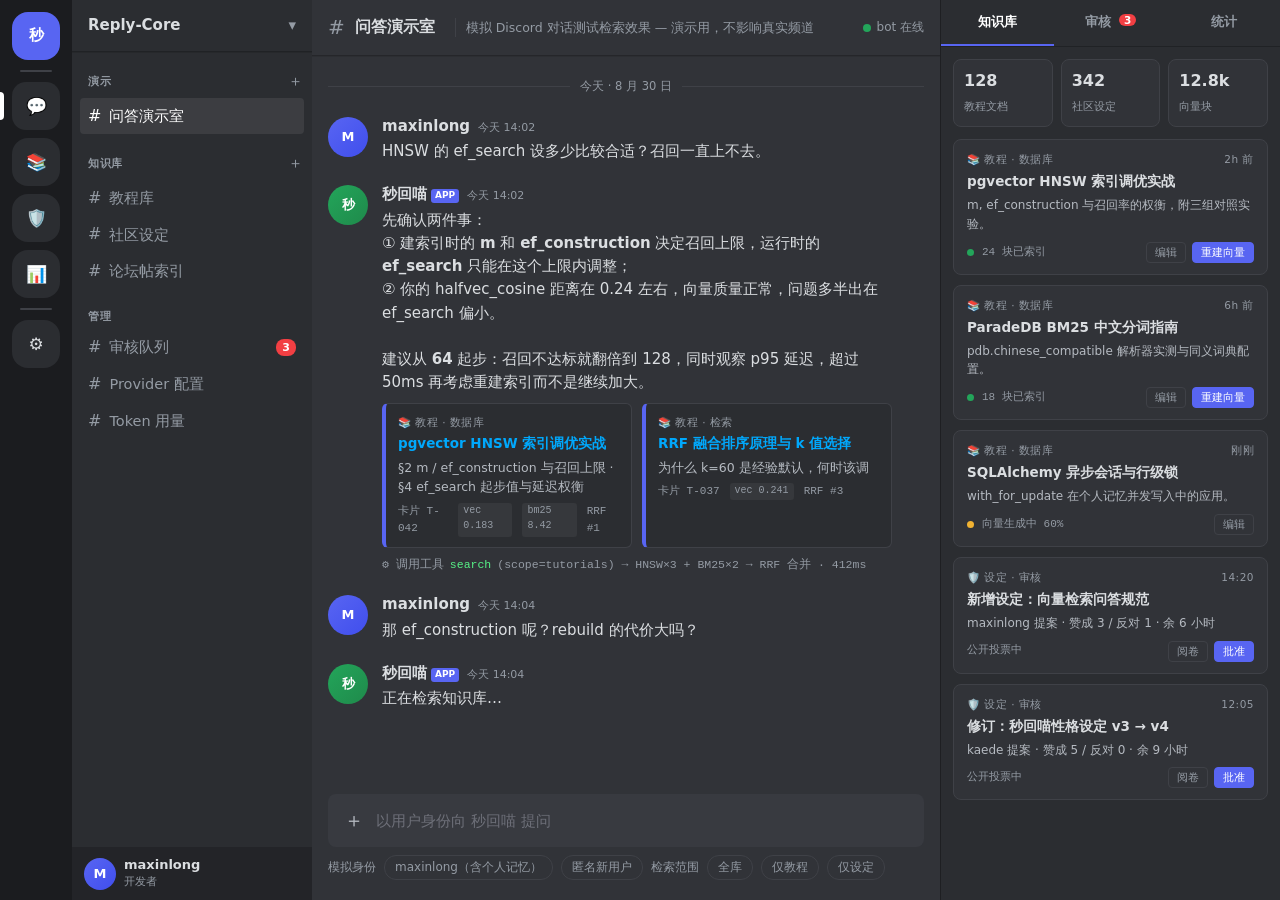
<file: design_demos/demo_c_discord_native.html>
<!DOCTYPE html>
<html lang="zh-CN">
<head>
<meta charset="UTF-8">
<meta name="viewport" content="width=device-width, initial-scale=1.0">
<title>秒回喵 · 问答演示室 — Demo C</title>
<style>
  /* ============================================================
     Demo C · 聊天原生
     隐喻：管理端 = 秒回喵的另一个聊天窗口。问答演示是主舞台，
     Discord 消息流 + embed 式来源卡片；知识库管理退居侧栏。
     ============================================================ */
  :root {
    --bg:      #1E1F22;   /* Discord 深炭 */
    --panel:   #2B2D31;   /* 面板 */
    --panel-2: #313338;   /* 聊天区 */
    --line:    #3F4147;
    --text:    #DBDEE1;
    --dim:     #949BA4;
    --blurple: #5865F2;
    --green:   #23A55A;
    --red:     #F23F43;
    --gold:    #F0B232;
    --sans: "PingFang SC","Microsoft YaHei","Segoe UI",system-ui,sans-serif;
    --mono: Consolas,"Courier New",monospace;
  }
  * { margin:0; padding:0; box-sizing:border-box; }
  html { color-scheme: dark; }
  body { background:var(--bg); color:var(--text); font-family:var(--sans); font-size:15px; line-height:1.55; }
  ::selection { background:rgba(88,101,242,.4); }
  button { font-family:inherit; cursor:pointer; }
  :focus-visible { outline:2px solid var(--blurple); outline-offset:2px; }

  .app { display:grid; grid-template-columns: 72px 240px minmax(0,1fr) 340px; height:100vh; min-width:1180px; }

  /* ---------- 服务器栏（最左） ---------- */
  .rail { background:#1B1C1F; display:flex; flex-direction:column; align-items:center; padding:12px 0; gap:8px; }
  .pill { width:48px; height:48px; border-radius:16px; display:grid; place-items:center; background:var(--panel); color:var(--text); font-size:17px; transition:border-radius .15s, background .15s; position:relative; }
  .pill:hover { border-radius:14px; background:var(--blurple); }
  .pill.home { background:var(--blurple); color:#fff; font-weight:700; font-size:15px; }
  .pill.active { border-radius:14px; }
  .pill.active::before { content:""; position:absolute; left:-12px; width:4px; height:28px; background:#fff; border-radius:0 4px 4px 0; }
  .rail-sep { width:32px; height:2px; background:var(--line); border-radius:1px; margin:2px 0; }

  /* ---------- 频道栏 ---------- */
  .sidebar { background:var(--panel); display:flex; flex-direction:column; }
  .guild-head { padding:14px 16px; font-weight:700; font-size:15px; border-bottom:1px solid rgba(0,0,0,.25); box-shadow:0 1px 0 rgba(0,0,0,.12); display:flex; justify-content:space-between; align-items:center; }
  .guild-head span { color:var(--dim); font-weight:normal; }
  .cat { padding:18px 8px 4px 16px; font-size:11px; font-weight:700; letter-spacing:.6px; color:var(--dim); text-transform:uppercase; display:flex; justify-content:space-between; align-items:center; }
  .cat b { font-size:15px; font-weight:normal; }
  .chan { display:flex; align-items:center; gap:8px; margin:0 8px; padding:6px 8px; border-radius:4px; color:var(--dim); font-size:14.5px; }
  .chan:hover { background:rgba(255,255,255,.04); color:var(--text); }
  .chan.active { background:rgba(255,255,255,.08); color:#fff; }
  .chan .hash { color:var(--dim); font-size:16px; }
  .chan.active .hash { color:#fff; }
  .chan .n { margin-left:auto; background:var(--red); color:#fff; font-size:11px; font-weight:700; border-radius:8px; padding:0 6px; }
  .user-bar { margin-top:auto; background:#232428; display:flex; align-items:center; gap:8px; padding:10px 12px; }
  .avatar { width:32px; height:32px; border-radius:50%; background:linear-gradient(135deg,#5865F2,#404EED); display:grid; place-items:center; font-size:13px; font-weight:700; color:#fff; flex-shrink:0; }
  .avatar.bot { background:linear-gradient(135deg,#23A55A,#1F8A4B); }
  .avatar.bot::after { content:none; }
  .user-bar .nm { font-size:13px; font-weight:600; line-height:1.2; }
  .user-bar .st { font-size:11px; color:var(--dim); }
  .bot-tag { display:inline-block; background:var(--blurple); color:#fff; font-size:9px; font-weight:700; border-radius:3px; padding:0 4px; margin-left:4px; vertical-align:1px; }

  /* ---------- 主舞台：问答演示 ---------- */
  .stage { display:flex; flex-direction:column; background:var(--panel-2); min-width:0; }
  .stage-head { display:flex; align-items:center; gap:10px; padding:12px 16px; border-bottom:1px solid rgba(0,0,0,.25); box-shadow:0 1px 0 rgba(0,0,0,.1); }
  .stage-head .hash { color:var(--dim); font-size:20px; }
  .stage-head b { font-size:15.5px; }
  .stage-head p { font-size:12.5px; color:var(--dim); margin-left:10px; border-left:1px solid var(--line); padding-left:10px; }
  .stage-head .live { margin-left:auto; font-size:12px; color:var(--dim); display:flex; align-items:center; gap:6px; }
  .live i { width:8px; height:8px; border-radius:50%; background:var(--green); display:inline-block; }

  .msgs { flex:1; overflow-y:auto; padding:22px 0 10px; }
  .day-sep { display:flex; align-items:center; gap:10px; margin:0 16px 16px; color:var(--dim); font-size:11.5px; }
  .day-sep::before, .day-sep::after { content:""; flex:1; height:1px; background:var(--line); }

  .msg { display:flex; gap:14px; padding:3px 48px 3px 16px; }
  .msg:hover { background:rgba(255,255,255,.015); }
  .msg + .msg { margin-top:2px; }
  .msg .avatar { width:40px; height:40px; margin-top:2px; }
  .msg-head { display:flex; align-items:baseline; gap:8px; margin-bottom:2px; }
  .msg-head .nm { font-weight:600; font-size:15px; }
  .msg-head .time { font-size:11px; color:var(--dim); }
  .msg-body { font-size:15px; color:#DBDEE1; max-width:760px; }
  .msg.user .msg-body { white-space:pre-wrap; }

  /* embed 式来源卡 —— 签名元素 */
  .embed-row { display:flex; gap:10px; margin-top:8px; max-width:720px; }
  .embed { background:#2B2D31; border:1px solid var(--line); border-left:4px solid var(--blurple); border-radius:6px; padding:10px 12px; flex:1; min-width:0; }
  .embed.tut { border-left-color:var(--blurple); }
  .embed.set { border-left-color:var(--green); }
  .embed .e-kind { font-size:10.5px; letter-spacing:.5px; color:var(--dim); margin-bottom:3px; }
  .embed .e-title { font-size:13.5px; font-weight:600; color:#00A8FC; margin-bottom:4px; }
  .embed .e-abs { font-size:12.5px; color:#B5BAC1; margin-bottom:6px; }
  .embed .e-foot { font-size:11px; color:var(--dim); display:flex; gap:10px; font-family:var(--mono); }
  .score-chip { font-family:var(--mono); font-size:10px; color:var(--dim); background:rgba(255,255,255,.05); border-radius:3px; padding:0 5px; }

  .tools-note { margin-top:8px; font-size:11.5px; color:var(--dim); font-family:var(--mono); display:flex; align-items:center; gap:6px; }
  .tools-note b { color:#57F287; font-weight:normal; }

  /* 输入区 */
  .input-zone { padding:0 16px 20px; }
  .input-box { background:#383A40; border-radius:8px; display:flex; align-items:center; padding:11px 16px; gap:12px; }
  .input-box .plus { color:#B5BAC1; font-size:20px; }
  .input-box input { flex:1; background:transparent; border:none; color:var(--text); font-family:var(--sans); font-size:15px; }
  .input-box input:focus { outline:none; }
  .input-box input::placeholder { color:#6D6F78; }
  .hint-row { margin-top:8px; display:flex; gap:8px; align-items:center; font-size:12px; color:var(--dim); }
  .hint-chip { border:1px solid var(--line); border-radius:12px; padding:2px 10px; font-size:12px; color:var(--dim); background:var(--panel-2); }
  .hint-chip:hover { color:var(--text); border-color:var(--dim); }

  /* ---------- 右侧：知识库面板（内嵌在同一栏内的抽屉） ---------- */
  .drawer { background:var(--panel); border-left:1px solid rgba(0,0,0,.3); display:flex; flex-direction:column; min-width:0; }
  .drawer-tabs { display:flex; border-bottom:1px solid rgba(0,0,0,.25); }
  .dtab { flex:1; text-align:center; padding:12px 4px; font-size:13px; font-weight:600; color:var(--dim); border-bottom:2px solid transparent; }
  .dtab:hover { color:var(--text); }
  .dtab.on { color:#fff; border-bottom-color:var(--blurple); }
  .dtab .n { font-size:10.5px; background:var(--red); color:#fff; border-radius:8px; padding:0 5px; margin-left:4px; vertical-align:2px; }
  .drawer-body { flex:1; overflow-y:auto; padding:12px; display:flex; flex-direction:column; gap:10px; }

  .k-card { background:var(--panel-2); border:1px solid var(--line); border-radius:8px; padding:11px 13px; }
  .k-card .k-kind { font-size:10.5px; color:var(--dim); letter-spacing:.5px; margin-bottom:4px; display:flex; justify-content:space-between; }
  .k-card h5 { font-size:13.5px; font-weight:600; margin-bottom:4px; }
  .k-card p { font-size:12px; color:#B5BAC1; margin-bottom:8px; }
  .k-foot { display:flex; align-items:center; gap:8px; font-size:11px; color:var(--dim); font-family:var(--mono); }
  .dot-ok { width:7px; height:7px; border-radius:50%; background:var(--green); display:inline-block; }
  .dot-sync { width:7px; height:7px; border-radius:50%; background:var(--gold); display:inline-block; }
  .k-acts { margin-left:auto; display:flex; gap:6px; }
  .kbtn { font-size:11px; border:1px solid var(--line); background:transparent; color:var(--dim); border-radius:4px; padding:2px 8px; }
  .kbtn:hover { color:var(--text); border-color:var(--dim); }
  .kbtn.pri { color:#fff; background:var(--blurple); border-color:var(--blurple); }

  .stat-row { display:grid; grid-template-columns:repeat(3,1fr); gap:8px; margin-bottom:2px; }
  .stat { background:var(--panel-2); border:1px solid var(--line); border-radius:8px; padding:9px 10px; }
  .stat b { font-size:16px; display:block; }
  .stat span { font-size:10.5px; color:var(--dim); }

  @media (prefers-reduced-motion: reduce) { * { animation:none!important; transition:none!important; } }
</style>
</head>
<body>
<div class="app">

  <!-- 服务器栏 -->
  <nav class="rail">
    <div class="pill home">秒</div>
    <div class="rail-sep"></div>
    <div class="pill active" title="问答演示室">💬</div>
    <div class="pill" title="知识库">📚</div>
    <div class="pill" title="审核">🛡️</div>
    <div class="pill" title="统计">📊</div>
    <div class="rail-sep"></div>
    <div class="pill" title="设置">⚙️</div>
  </nav>

  <!-- 频道栏 -->
  <aside class="sidebar">
    <div class="guild-head">Reply-Core <span>▾</span></div>
    <div class="cat">演示 <b>＋</b></div>
    <div class="chan active"><span class="hash">#</span> 问答演示室</div>
    <div class="cat">知识库 <b>＋</b></div>
    <div class="chan"><span class="hash">#</span> 教程库</div>
    <div class="chan"><span class="hash">#</span> 社区设定</div>
    <div class="chan"><span class="hash">#</span> 论坛帖索引</div>
    <div class="cat">管理</div>
    <div class="chan"><span class="hash">#</span> 审核队列 <span class="n">3</span></div>
    <div class="chan"><span class="hash">#</span> Provider 配置</div>
    <div class="chan"><span class="hash">#</span> Token 用量</div>
    <div class="user-bar">
      <div class="avatar">M</div>
      <div><div class="nm">maxinlong</div><div class="st">开发者</div></div>
    </div>
  </aside>

  <!-- 主舞台 -->
  <main class="stage">
    <div class="stage-head">
      <span class="hash">#</span><b>问答演示室</b>
      <p>模拟 Discord 对话测试检索效果 — 演示用，不影响真实频道</p>
      <span class="live"><i></i> bot 在线</span>
    </div>

    <div class="msgs">
      <div class="day-sep">今天 · 8 月 30 日</div>

      <div class="msg user">
        <div class="avatar">M</div>
        <div>
          <div class="msg-head"><span class="nm">maxinlong</span><span class="time">今天 14:02</span></div>
          <div class="msg-body">HNSW 的 ef_search 设多少比较合适？召回一直上不去。</div>
        </div>
      </div>

      <div class="msg bot" style="margin-top:14px">
        <div class="avatar bot">秒</div>
        <div>
          <div class="msg-head"><span class="nm">秒回喵<span class="bot-tag">APP</span></span><span class="time">今天 14:02</span></div>
          <div class="msg-body">
            先确认两件事：<br>
            ① 建索引时的 <b>m</b> 和 <b>ef_construction</b> 决定召回上限，运行时的 <b>ef_search</b> 只能在这个上限内调整；<br>
            ② 你的 halfvec_cosine 距离在 0.24 左右，向量质量正常，问题多半出在 ef_search 偏小。
            <br><br>建议从 <b>64</b> 起步：召回不达标就翻倍到 128，同时观察 p95 延迟，超过 50ms 再考虑重建索引而不是继续加大。
          </div>

          <div class="embed-row">
            <div class="embed tut">
              <div class="e-kind">📚 教程 · 数据库</div>
              <div class="e-title">pgvector HNSW 索引调优实战</div>
              <div class="e-abs">§2 m / ef_construction 与召回上限 · §4 ef_search 起步值与延迟权衡</div>
              <div class="e-foot"><span>卡片 T-042</span><span class="score-chip">vec 0.183</span><span class="score-chip">bm25 8.42</span><span>RRF #1</span></div>
            </div>
            <div class="embed tut">
              <div class="e-kind">📚 教程 · 检索</div>
              <div class="e-title">RRF 融合排序原理与 k 值选择</div>
              <div class="e-abs">为什么 k=60 是经验默认，何时该调</div>
              <div class="e-foot"><span>卡片 T-037</span><span class="score-chip">vec 0.241</span><span>RRF #3</span></div>
            </div>
          </div>

          <div class="tools-note">⚙ 调用工具 <b>search</b>(scope=tutorials) → HNSW×3 + BM25×2 → RRF 合并 · 412ms</div>
        </div>
      </div>

      <div class="msg user" style="margin-top:14px">
        <div class="avatar">M</div>
        <div>
          <div class="msg-head"><span class="nm">maxinlong</span><span class="time">今天 14:04</span></div>
          <div class="msg-body">那 ef_construction 呢？rebuild 的代价大吗？</div>
        </div>
      </div>

      <div class="msg bot" style="margin-top:14px">
        <div class="avatar bot">秒</div>
        <div>
          <div class="msg-head"><span class="nm">秒回喵<span class="bot-tag">APP</span></span><span class="time">今天 14:04</span></div>
          <div class="msg-body">正在检索知识库…</div>
        </div>
      </div>
    </div>

    <div class="input-zone">
      <div class="input-box">
        <span class="plus">＋</span>
        <input placeholder="以用户身份向 秒回喵 提问">
      </div>
      <div class="hint-row">
        模拟身份 <span class="hint-chip">maxinlong（含个人记忆）</span>
        <span class="hint-chip">匿名新用户</span>
        检索范围 <span class="hint-chip">全库</span><span class="hint-chip">仅教程</span><span class="hint-chip">仅设定</span>
      </div>
    </div>
  </main>

  <!-- 知识库抽屉 -->
  <aside class="drawer">
    <div class="drawer-tabs">
      <div class="dtab on">知识库</div>
      <div class="dtab">审核 <span class="n">3</span></div>
      <div class="dtab">统计</div>
    </div>
    <div class="drawer-body">
      <div class="stat-row">
        <div class="stat"><b>128</b><span>教程文档</span></div>
        <div class="stat"><b>342</b><span>社区设定</span></div>
        <div class="stat"><b>12.8k</b><span>向量块</span></div>
      </div>

      <div class="k-card">
        <div class="k-kind"><span>📚 教程 · 数据库</span><span>2h 前</span></div>
        <h5>pgvector HNSW 索引调优实战</h5>
        <p>m, ef_construction 与召回率的权衡，附三组对照实验。</p>
        <div class="k-foot"><span class="dot-ok"></span>24 块已索引
          <div class="k-acts"><button class="kbtn">编辑</button><button class="kbtn pri">重建向量</button></div>
        </div>
      </div>

      <div class="k-card">
        <div class="k-kind"><span>📚 教程 · 数据库</span><span>6h 前</span></div>
        <h5>ParadeDB BM25 中文分词指南</h5>
        <p>pdb.chinese_compatible 解析器实测与同义词典配置。</p>
        <div class="k-foot"><span class="dot-ok"></span>18 块已索引
          <div class="k-acts"><button class="kbtn">编辑</button><button class="kbtn pri">重建向量</button></div>
        </div>
      </div>

      <div class="k-card">
        <div class="k-kind"><span>📚 教程 · 数据库</span><span>刚刚</span></div>
        <h5>SQLAlchemy 异步会话与行级锁</h5>
        <p>with_for_update 在个人记忆并发写入中的应用。</p>
        <div class="k-foot"><span class="dot-sync"></span>向量生成中 60%
          <div class="k-acts"><button class="kbtn">编辑</button></div>
        </div>
      </div>

      <div class="k-card">
        <div class="k-kind"><span>🛡️ 设定 · 审核</span><span>14:20</span></div>
        <h5>新增设定：向量检索问答规范</h5>
        <p>maxinlong 提案 · 赞成 3 / 反对 1 · 余 6 小时</p>
        <div class="k-foot">公开投票中
          <div class="k-acts"><button class="kbtn">阅卷</button><button class="kbtn pri">批准</button></div>
        </div>
      </div>

      <div class="k-card">
        <div class="k-kind"><span>🛡️ 设定 · 审核</span><span>12:05</span></div>
        <h5>修订：秒回喵性格设定 v3 → v4</h5>
        <p>kaede 提案 · 赞成 5 / 反对 0 · 余 9 小时</p>
        <div class="k-foot">公开投票中
          <div class="k-acts"><button class="kbtn">阅卷</button><button class="kbtn pri">批准</button></div>
        </div>
      </div>
    </div>
  </aside>

</div>
</body>
</html>
</file>
